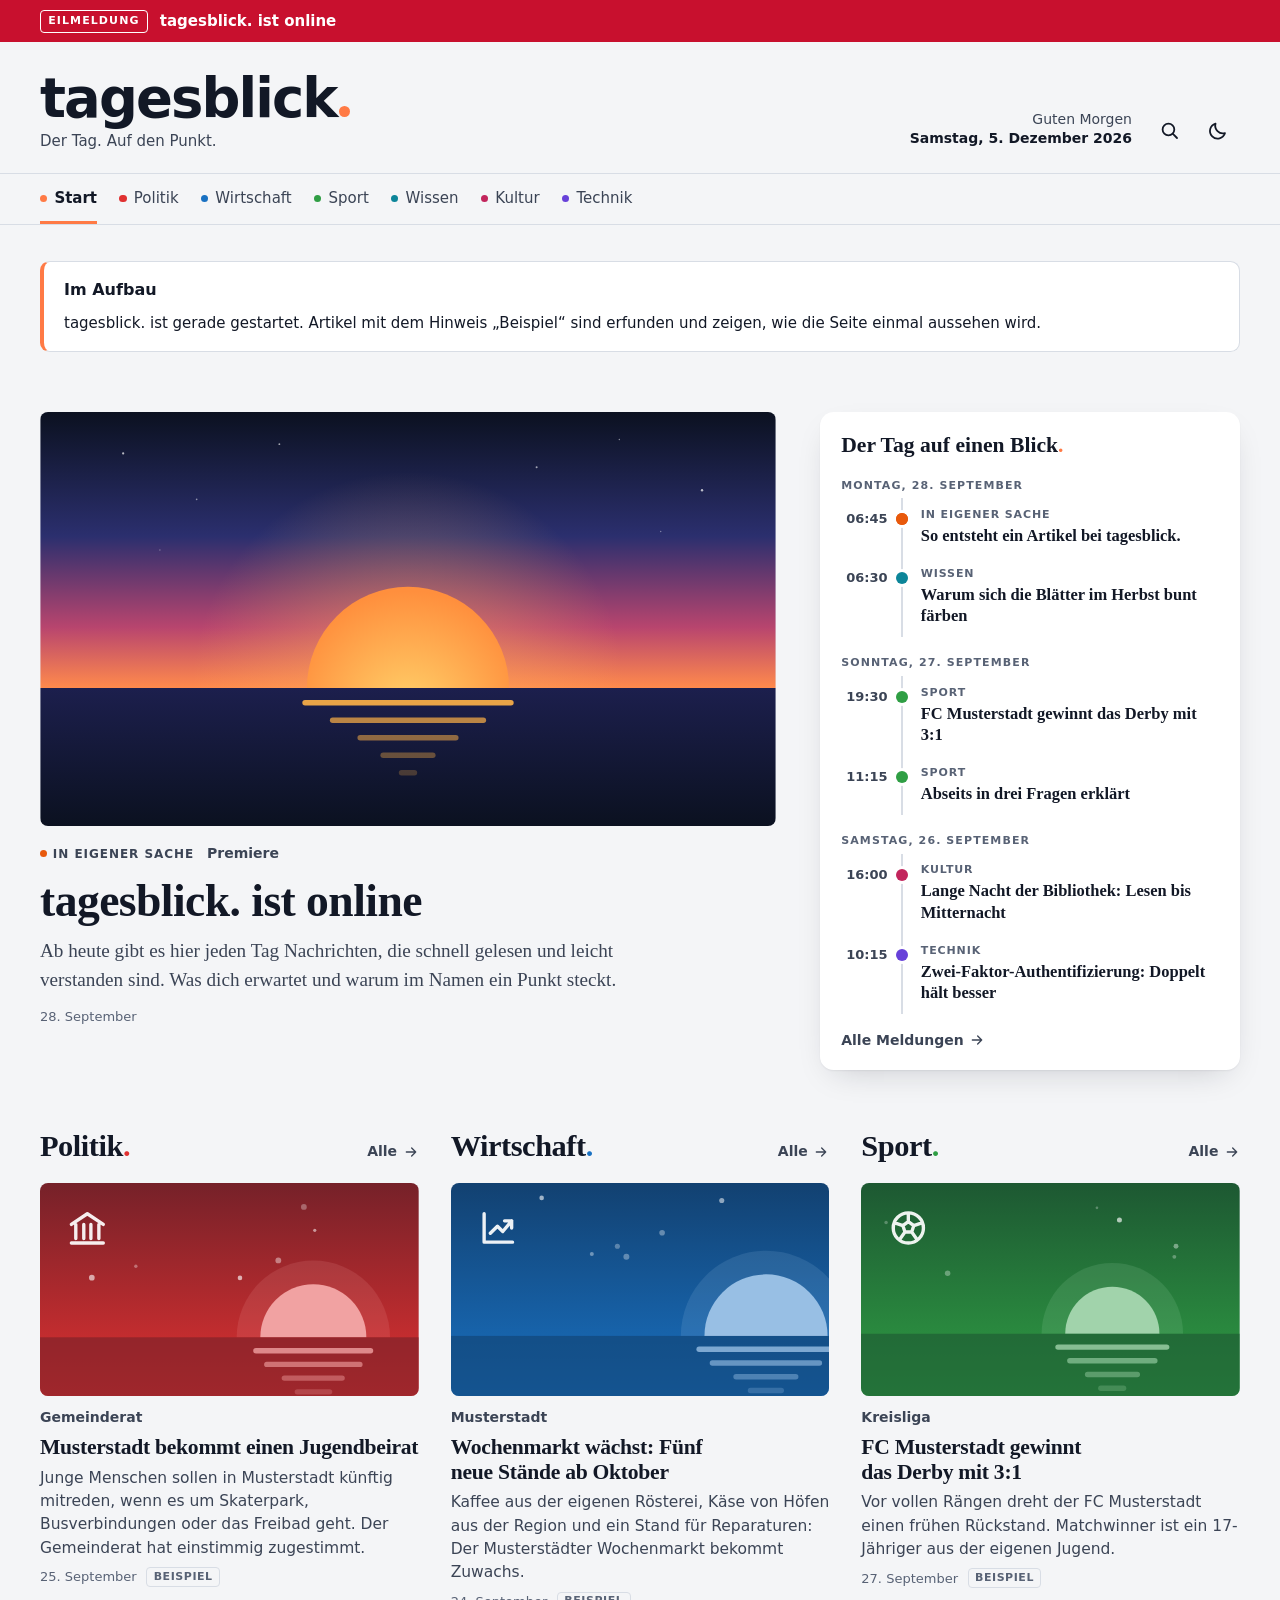
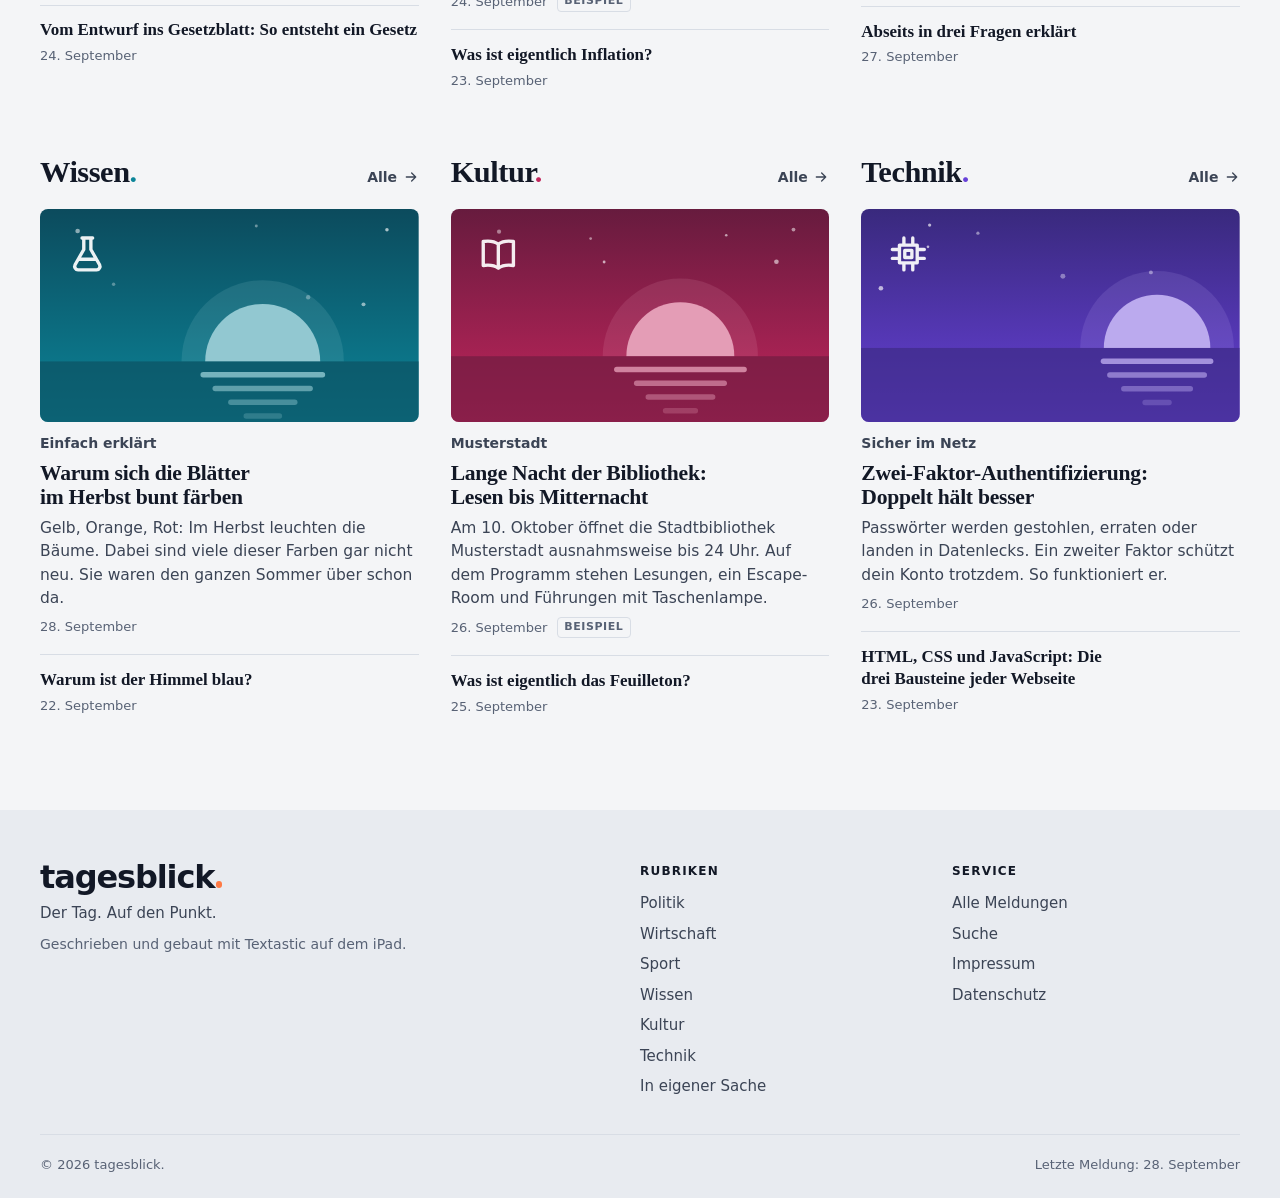
<file: index.html>
<!doctype html>
<html lang="de">
<head>
<meta charset="utf-8">
<meta name="viewport" content="width=device-width, initial-scale=1">
<title>tagesblick.</title>
<meta name="description" content="Nachrichten aus Musterstadt und der Welt – kurz, klar und verständlich.">
<meta name="theme-color" content="#f4f5f7" media="(prefers-color-scheme: light)">
<meta name="theme-color" content="#0b1120" media="(prefers-color-scheme: dark)">
<link rel="icon" href="bilder/favicon.svg" type="image/svg+xml">
<link rel="apple-touch-icon" href="bilder/apple-touch-icon.png">
<link rel="stylesheet" href="css/style.css">
<!--
  Startseite von tagesblick.
  Diese Datei musst du normalerweise nicht ändern. Deine Artikel stehen in
  inhalt/artikel.js, Name und Rubriken in inhalt/einstellungen.js.
-->
<script>try{var d=localStorage.getItem("tagesblick-design");if(d==="dark"||d==="light")document.documentElement.setAttribute("data-theme",d)}catch(e){}</script>
<script defer src="js/app.js"></script>
<script defer src="inhalt/einstellungen.js"></script>
<script defer src="inhalt/artikel.js"></script>
</head>
<body data-seite="start">
<a class="skip" href="#tb-inhalt">Zum Inhalt springen</a>
<div id="tb-kopf"></div>
<nav id="tb-navi" class="navi" aria-label="Rubriken"></nav>
<main id="tb-inhalt">
  <noscript><div class="wrap"><p class="hinweis">Bitte schalte JavaScript ein, damit hier die Nachrichten erscheinen.</p></div></noscript>
</main>
<footer id="tb-fuss" class="fuss"></footer>
</body>
</html>
</file>
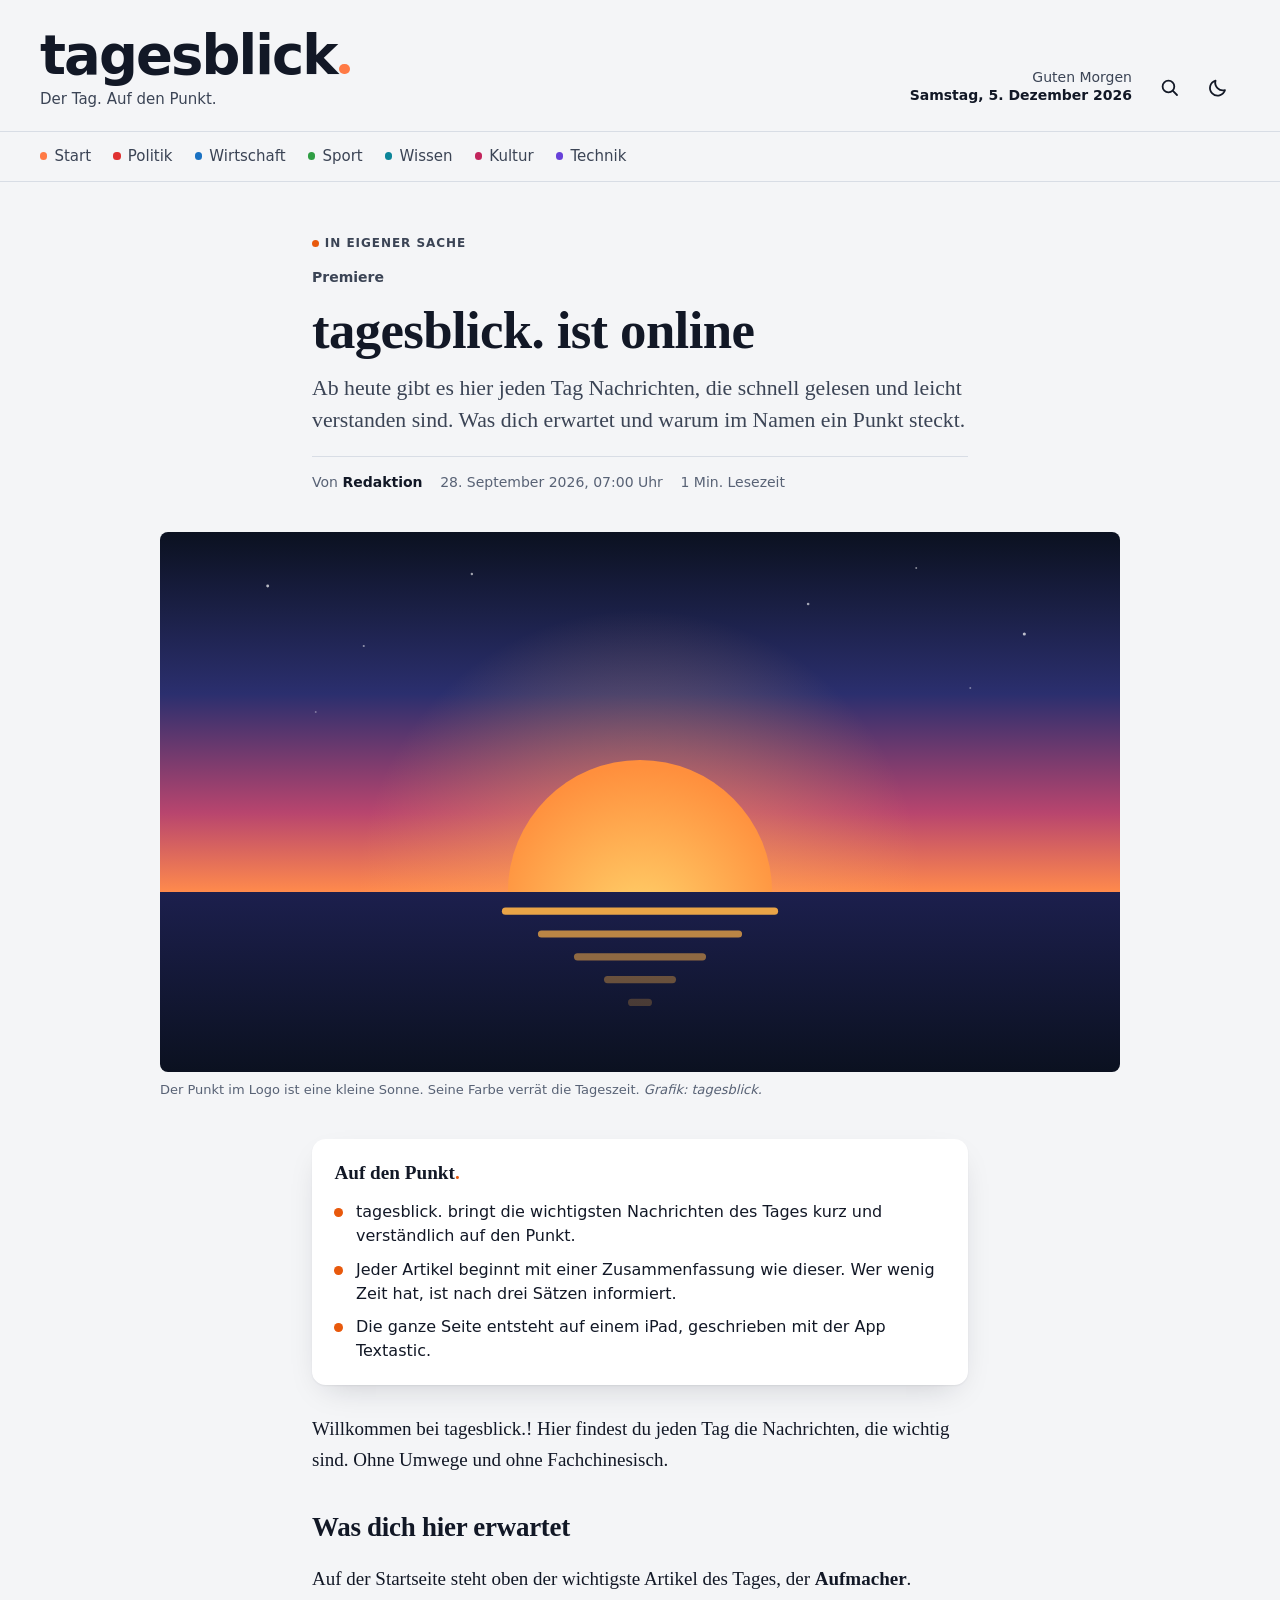
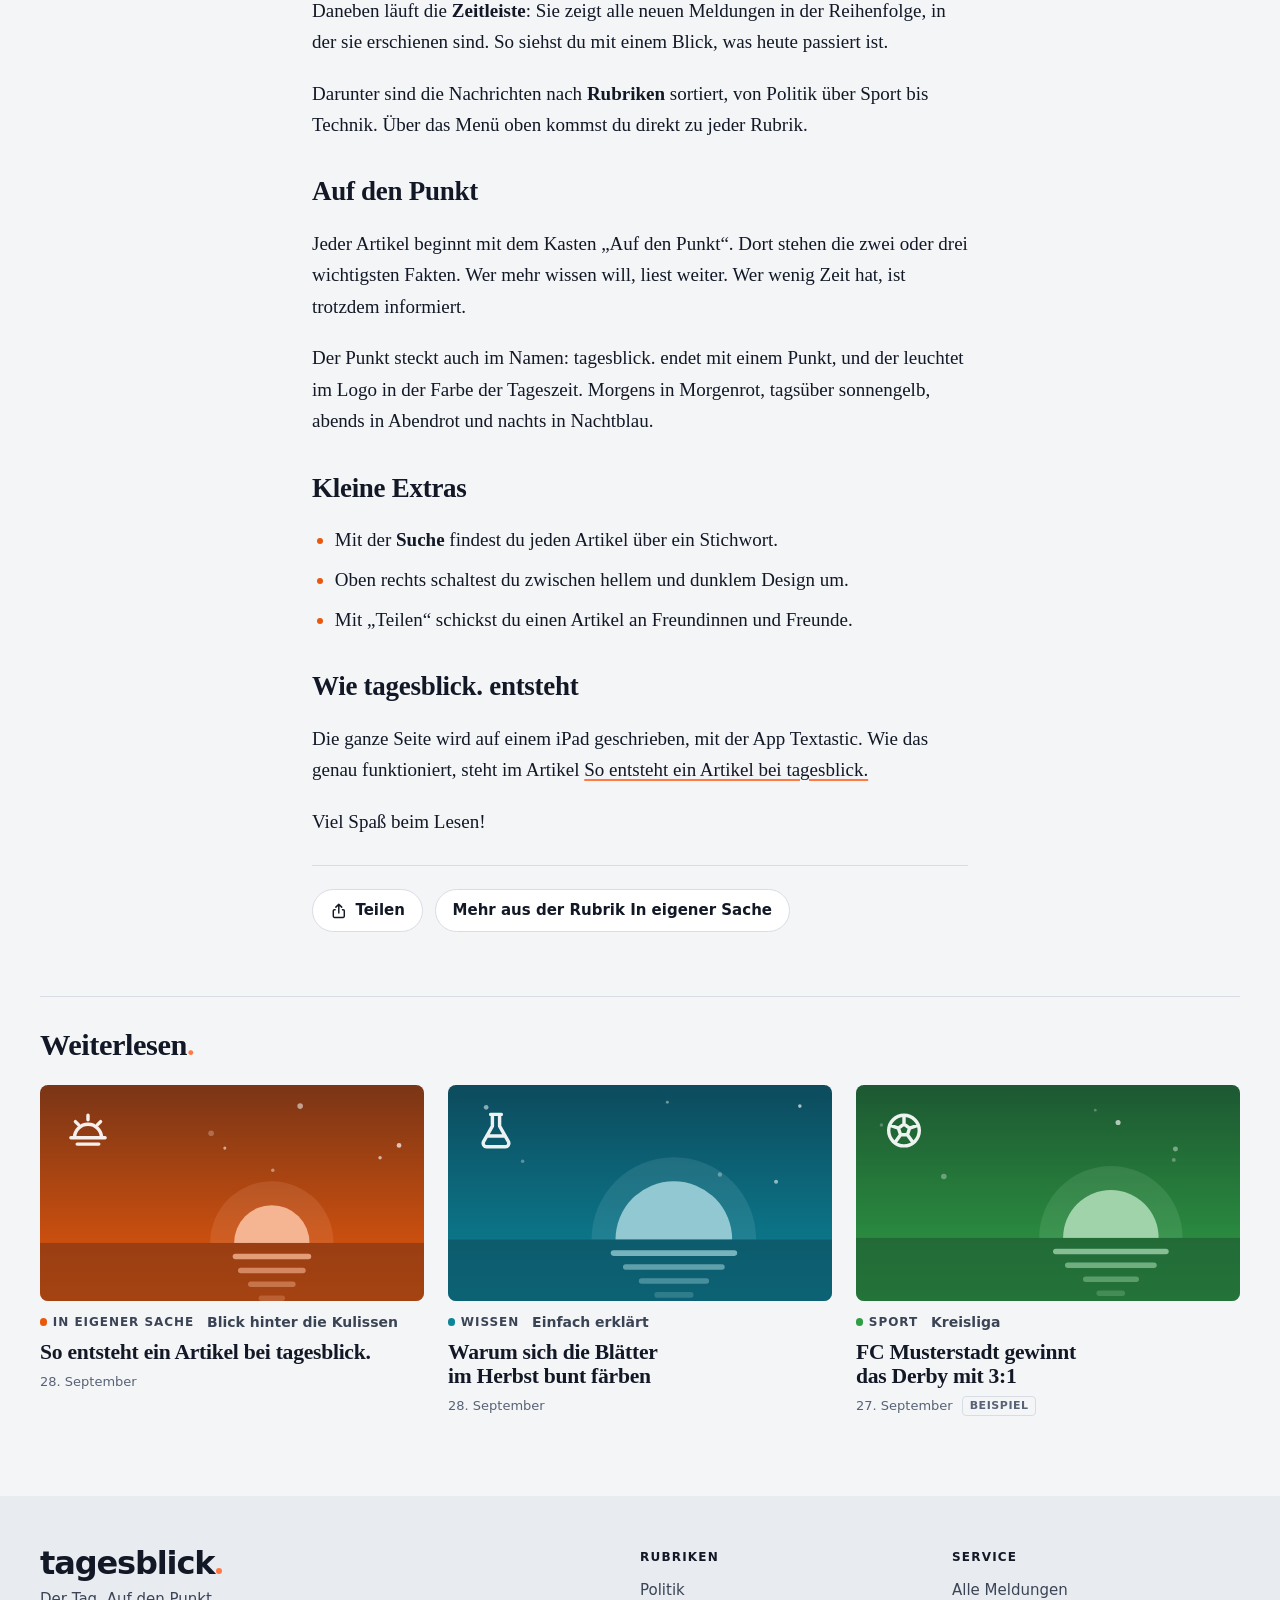
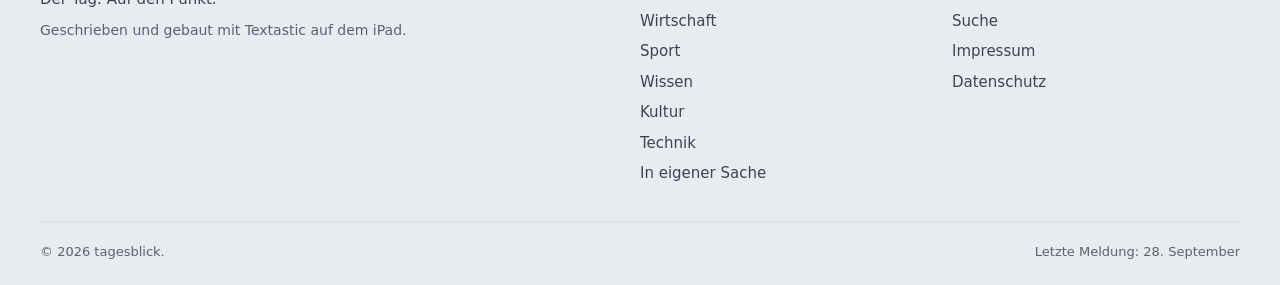
<file: artikel.html>
<!doctype html>
<html lang="de">
<head>
<meta charset="utf-8">
<meta name="viewport" content="width=device-width, initial-scale=1">
<title>tagesblick.</title>
<meta name="description" content="Nachrichten aus Musterstadt und der Welt – kurz, klar und verständlich.">
<meta name="theme-color" content="#f4f5f7" media="(prefers-color-scheme: light)">
<meta name="theme-color" content="#0b1120" media="(prefers-color-scheme: dark)">
<link rel="icon" href="bilder/favicon.svg" type="image/svg+xml">
<link rel="apple-touch-icon" href="bilder/apple-touch-icon.png">
<link rel="stylesheet" href="css/style.css">
<!--
  Zeigt einen einzelnen Artikel an: artikel.html#artikel-id
  Diese Datei musst du normalerweise nicht ändern.
-->
<script>try{var d=localStorage.getItem("tagesblick-design");if(d==="dark"||d==="light")document.documentElement.setAttribute("data-theme",d)}catch(e){}</script>
<script defer src="js/app.js"></script>
<script defer src="inhalt/einstellungen.js"></script>
<script defer src="inhalt/artikel.js"></script>
</head>
<body data-seite="artikel">
<a class="skip" href="#tb-inhalt">Zum Inhalt springen</a>
<div id="tb-kopf"></div>
<nav id="tb-navi" class="navi" aria-label="Rubriken"></nav>
<main id="tb-inhalt">
  <noscript><div class="wrap"><p class="hinweis">Bitte schalte JavaScript ein, damit hier der Artikel erscheint.</p></div></noscript>
</main>
<footer id="tb-fuss" class="fuss"></footer>
</body>
</html>
</file>
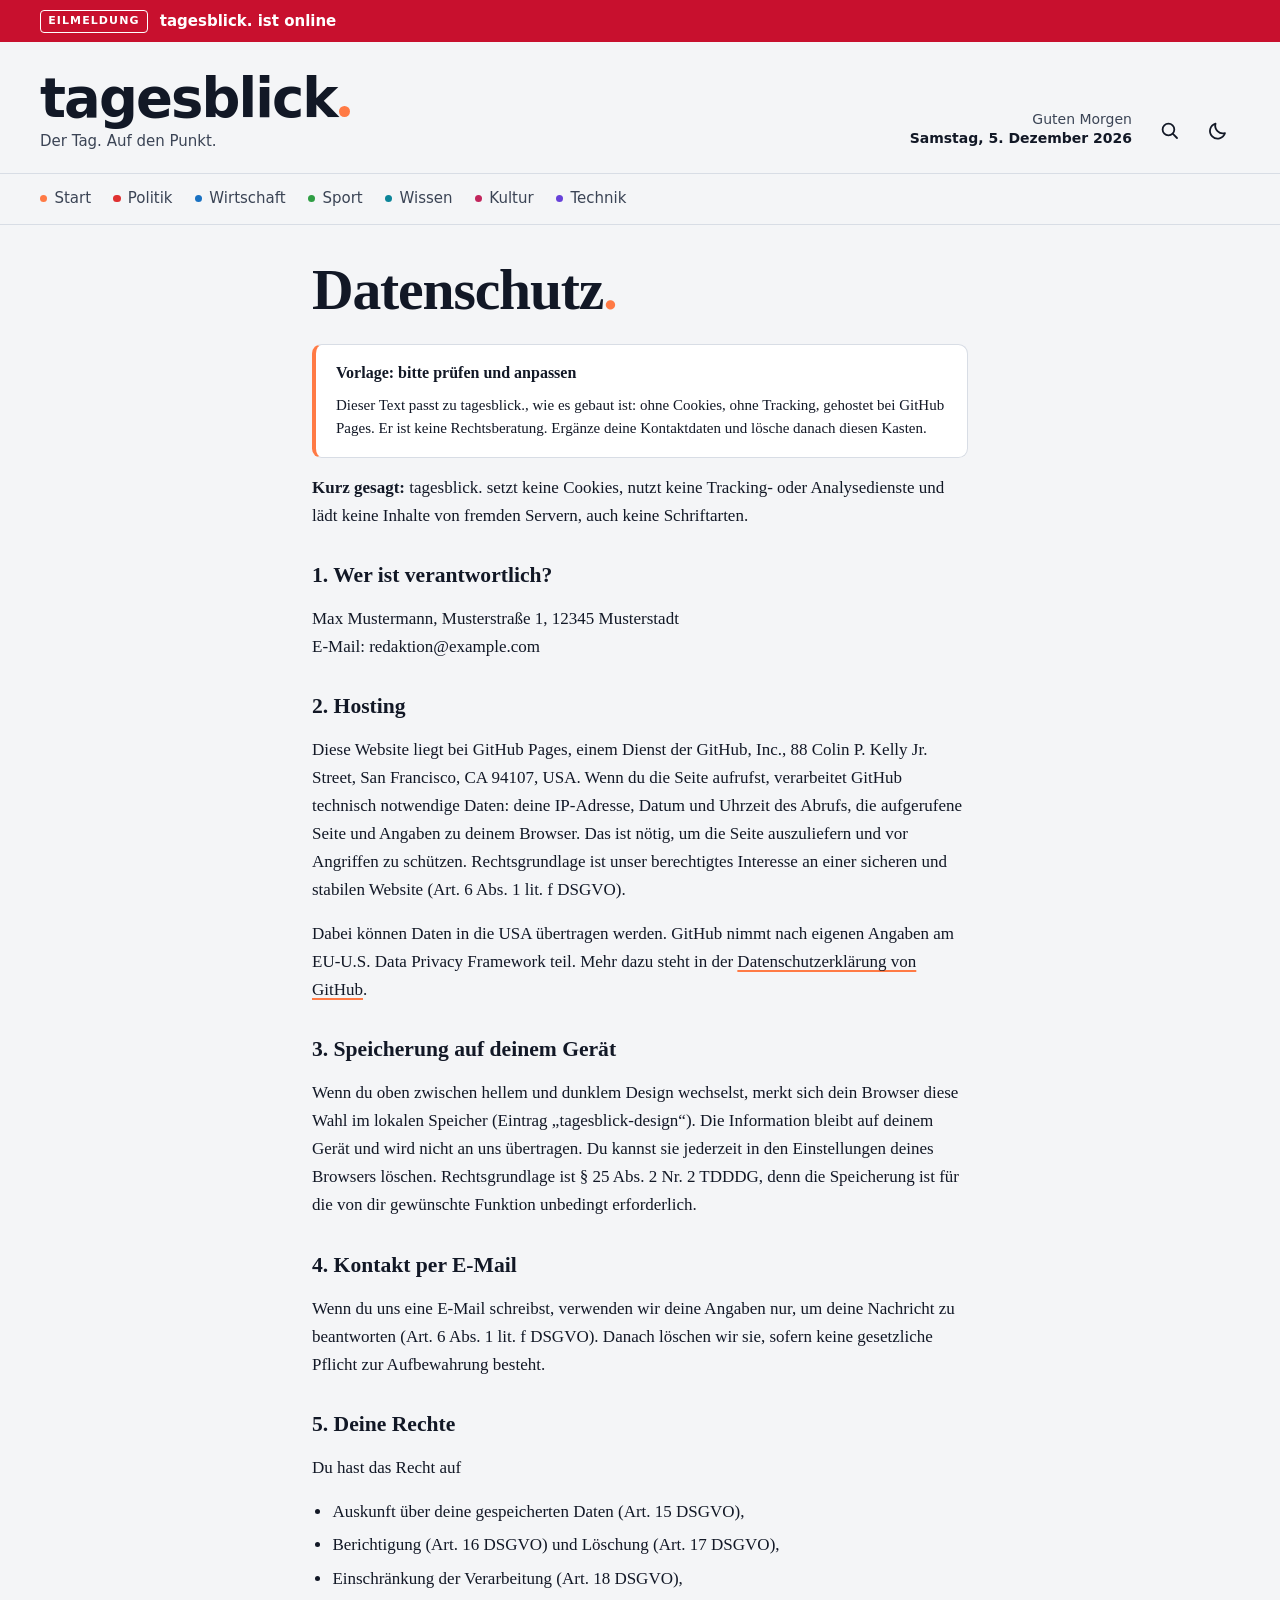
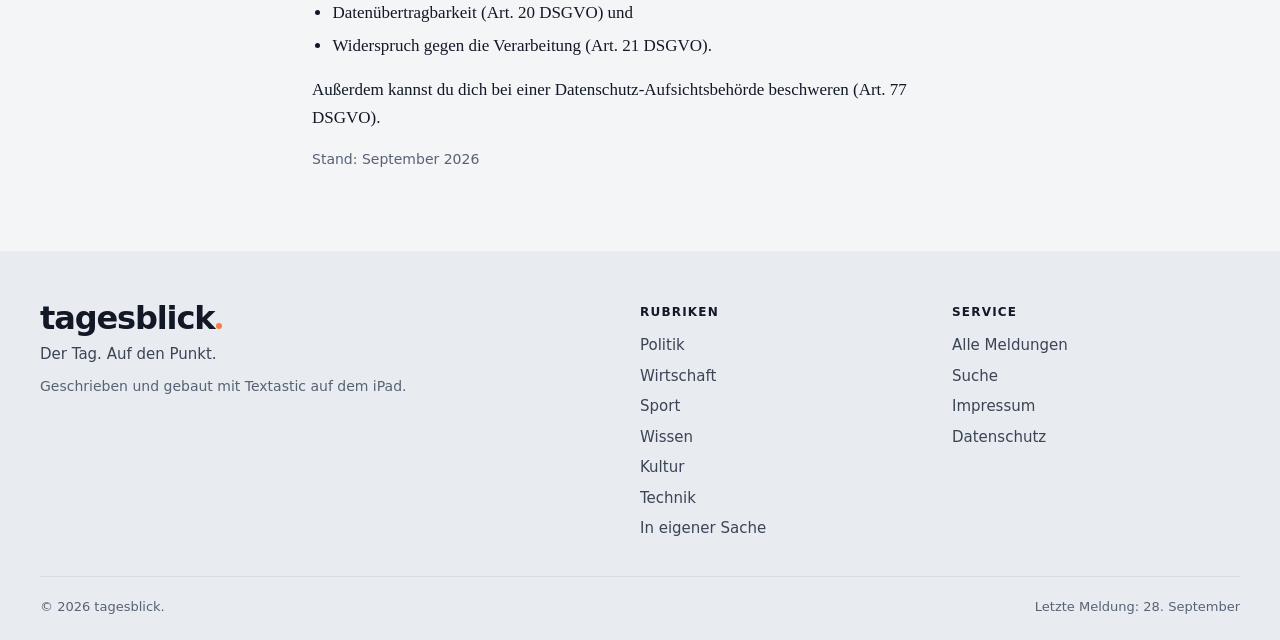
<file: datenschutz.html>
<!doctype html>
<html lang="de">
<head>
<meta charset="utf-8">
<meta name="viewport" content="width=device-width, initial-scale=1">
<title>Datenschutz – tagesblick.</title>
<meta name="description" content="Datenschutzerklärung von tagesblick.">
<meta name="theme-color" content="#f4f5f7" media="(prefers-color-scheme: light)">
<meta name="theme-color" content="#0b1120" media="(prefers-color-scheme: dark)">
<link rel="icon" href="bilder/favicon.svg" type="image/svg+xml">
<link rel="apple-touch-icon" href="bilder/apple-touch-icon.png">
<link rel="stylesheet" href="css/style.css">
<script>try{var d=localStorage.getItem("tagesblick-design");if(d==="dark"||d==="light")document.documentElement.setAttribute("data-theme",d)}catch(e){}</script>
<script defer src="js/app.js"></script>
<script defer src="inhalt/einstellungen.js"></script>
<script defer src="inhalt/artikel.js"></script>
</head>
<body data-seite="text">
<a class="skip" href="#tb-inhalt">Zum Inhalt springen</a>
<div id="tb-kopf"></div>
<nav id="tb-navi" class="navi" aria-label="Rubriken"></nav>
<main id="tb-inhalt">
  <div class="wrap">
    <article class="seite-text">
      <h1 class="seitentitel">Datenschutz<span class="schlusspunkt">.</span></h1>

      <!-- VORLAGE: Prüfe die Angaben, passe sie an und lösche danach den
           folgenden Kasten. -->
      <div class="hinweis">
        <p class="hinweis-titel">Vorlage: bitte prüfen und anpassen</p>
        <p>Dieser Text passt zu tagesblick., wie es gebaut ist: ohne Cookies, ohne Tracking, gehostet bei GitHub Pages. Er ist keine Rechtsberatung. Ergänze deine Kontaktdaten und lösche danach diesen Kasten.</p>
      </div>

      <p><strong>Kurz gesagt:</strong> tagesblick. setzt keine Cookies, nutzt keine Tracking- oder Analysedienste und lädt keine Inhalte von fremden Servern, auch keine Schriftarten.</p>

      <h2>1. Wer ist verantwortlich?</h2>
      <p>Max Mustermann, Musterstraße 1, 12345 Musterstadt<br>E-Mail: redaktion@example.com</p>

      <h2>2. Hosting</h2>
      <p>Diese Website liegt bei GitHub Pages, einem Dienst der GitHub, Inc., 88 Colin P. Kelly Jr. Street, San Francisco, CA 94107, USA. Wenn du die Seite aufrufst, verarbeitet GitHub technisch notwendige Daten: deine IP-Adresse, Datum und Uhrzeit des Abrufs, die aufgerufene Seite und Angaben zu deinem Browser. Das ist nötig, um die Seite auszuliefern und vor Angriffen zu schützen. Rechtsgrundlage ist unser berechtigtes Interesse an einer sicheren und stabilen Website (Art. 6 Abs. 1 lit. f DSGVO).</p>
      <p>Dabei können Daten in die USA übertragen werden. GitHub nimmt nach eigenen Angaben am EU-U.S. Data Privacy Framework teil. Mehr dazu steht in der <a href="https://docs.github.com/de/site-policy/privacy-policies/github-general-privacy-statement" target="_blank" rel="noopener">Datenschutzerklärung von GitHub</a>.</p>

      <h2>3. Speicherung auf deinem Gerät</h2>
      <p>Wenn du oben zwischen hellem und dunklem Design wechselst, merkt sich dein Browser diese Wahl im lokalen Speicher (Eintrag „tagesblick-design“). Die Information bleibt auf deinem Gerät und wird nicht an uns übertragen. Du kannst sie jederzeit in den Einstellungen deines Browsers löschen. Rechtsgrundlage ist § 25 Abs. 2 Nr. 2 TDDDG, denn die Speicherung ist für die von dir gewünschte Funktion unbedingt erforderlich.</p>

      <h2>4. Kontakt per E-Mail</h2>
      <p>Wenn du uns eine E-Mail schreibst, verwenden wir deine Angaben nur, um deine Nachricht zu beantworten (Art. 6 Abs. 1 lit. f DSGVO). Danach löschen wir sie, sofern keine gesetzliche Pflicht zur Aufbewahrung besteht.</p>

      <h2>5. Deine Rechte</h2>
      <p>Du hast das Recht auf</p>
      <ul>
        <li>Auskunft über deine gespeicherten Daten (Art. 15 DSGVO),</li>
        <li>Berichtigung (Art. 16 DSGVO) und Löschung (Art. 17 DSGVO),</li>
        <li>Einschränkung der Verarbeitung (Art. 18 DSGVO),</li>
        <li>Datenübertragbarkeit (Art. 20 DSGVO) und</li>
        <li>Widerspruch gegen die Verarbeitung (Art. 21 DSGVO).</li>
      </ul>
      <p>Außerdem kannst du dich bei einer Datenschutz-Aufsichtsbehörde beschweren (Art. 77 DSGVO).</p>

      <p class="klein">Stand: September 2026</p>
    </article>
  </div>
</main>
<footer id="tb-fuss" class="fuss"></footer>
</body>
</html>
</file>
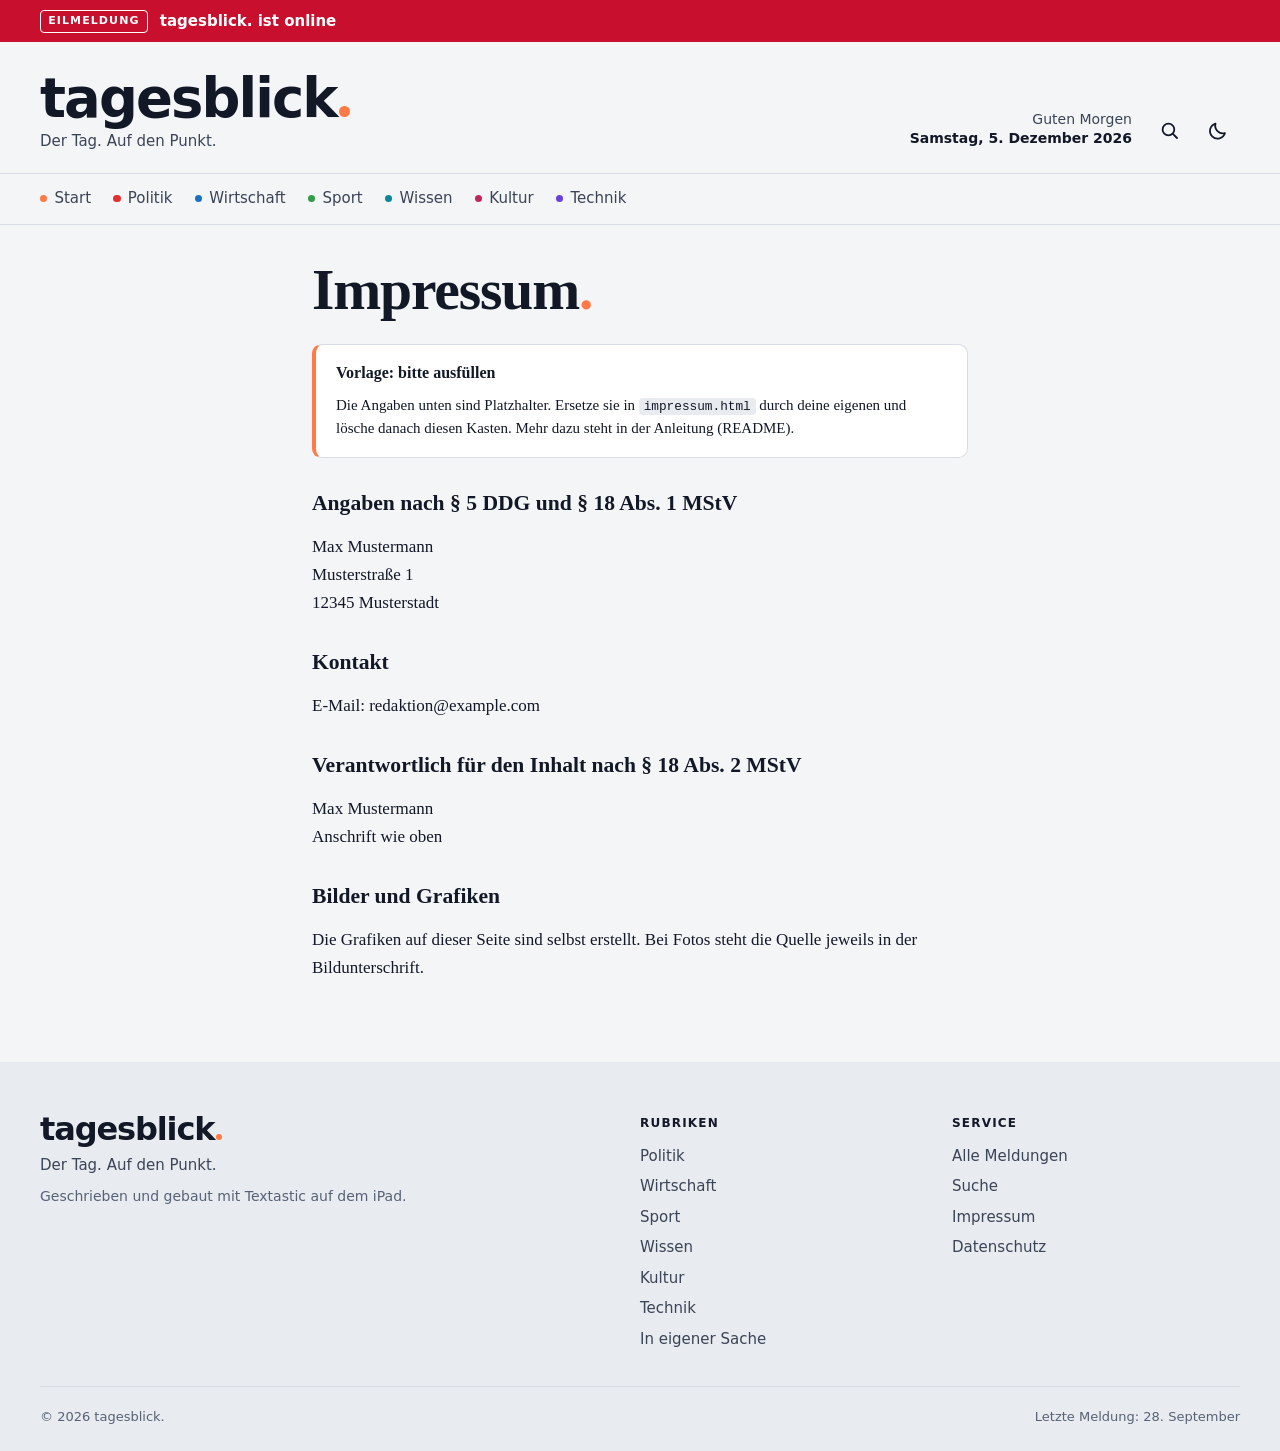
<file: impressum.html>
<!doctype html>
<html lang="de">
<head>
<meta charset="utf-8">
<meta name="viewport" content="width=device-width, initial-scale=1">
<title>Impressum – tagesblick.</title>
<meta name="description" content="Impressum von tagesblick.">
<meta name="theme-color" content="#f4f5f7" media="(prefers-color-scheme: light)">
<meta name="theme-color" content="#0b1120" media="(prefers-color-scheme: dark)">
<link rel="icon" href="bilder/favicon.svg" type="image/svg+xml">
<link rel="apple-touch-icon" href="bilder/apple-touch-icon.png">
<link rel="stylesheet" href="css/style.css">
<script>try{var d=localStorage.getItem("tagesblick-design");if(d==="dark"||d==="light")document.documentElement.setAttribute("data-theme",d)}catch(e){}</script>
<script defer src="js/app.js"></script>
<script defer src="inhalt/einstellungen.js"></script>
<script defer src="inhalt/artikel.js"></script>
</head>
<body data-seite="text">
<a class="skip" href="#tb-inhalt">Zum Inhalt springen</a>
<div id="tb-kopf"></div>
<nav id="tb-navi" class="navi" aria-label="Rubriken"></nav>
<main id="tb-inhalt">
  <div class="wrap">
    <article class="seite-text">
      <h1 class="seitentitel">Impressum<span class="schlusspunkt">.</span></h1>

      <!-- VORLAGE: Ersetze die Platzhalter durch deine Angaben und lösche
           danach den folgenden Kasten (von <div class="hinweis"> bis </div>). -->
      <div class="hinweis">
        <p class="hinweis-titel">Vorlage: bitte ausfüllen</p>
        <p>Die Angaben unten sind Platzhalter. Ersetze sie in <code>impressum.html</code> durch deine eigenen und lösche danach diesen Kasten. Mehr dazu steht in der Anleitung (README).</p>
      </div>

      <h2>Angaben nach § 5 DDG und § 18 Abs. 1 MStV</h2>
      <p>Max Mustermann<br>Musterstraße 1<br>12345 Musterstadt</p>

      <h2>Kontakt</h2>
      <p>E-Mail: redaktion@example.com</p>

      <h2>Verantwortlich für den Inhalt nach § 18 Abs. 2 MStV</h2>
      <p>Max Mustermann<br>Anschrift wie oben</p>

      <h2>Bilder und Grafiken</h2>
      <p>Die Grafiken auf dieser Seite sind selbst erstellt. Bei Fotos steht die Quelle jeweils in der Bildunterschrift.</p>
    </article>
  </div>
</main>
<footer id="tb-fuss" class="fuss"></footer>
</body>
</html>
</file>
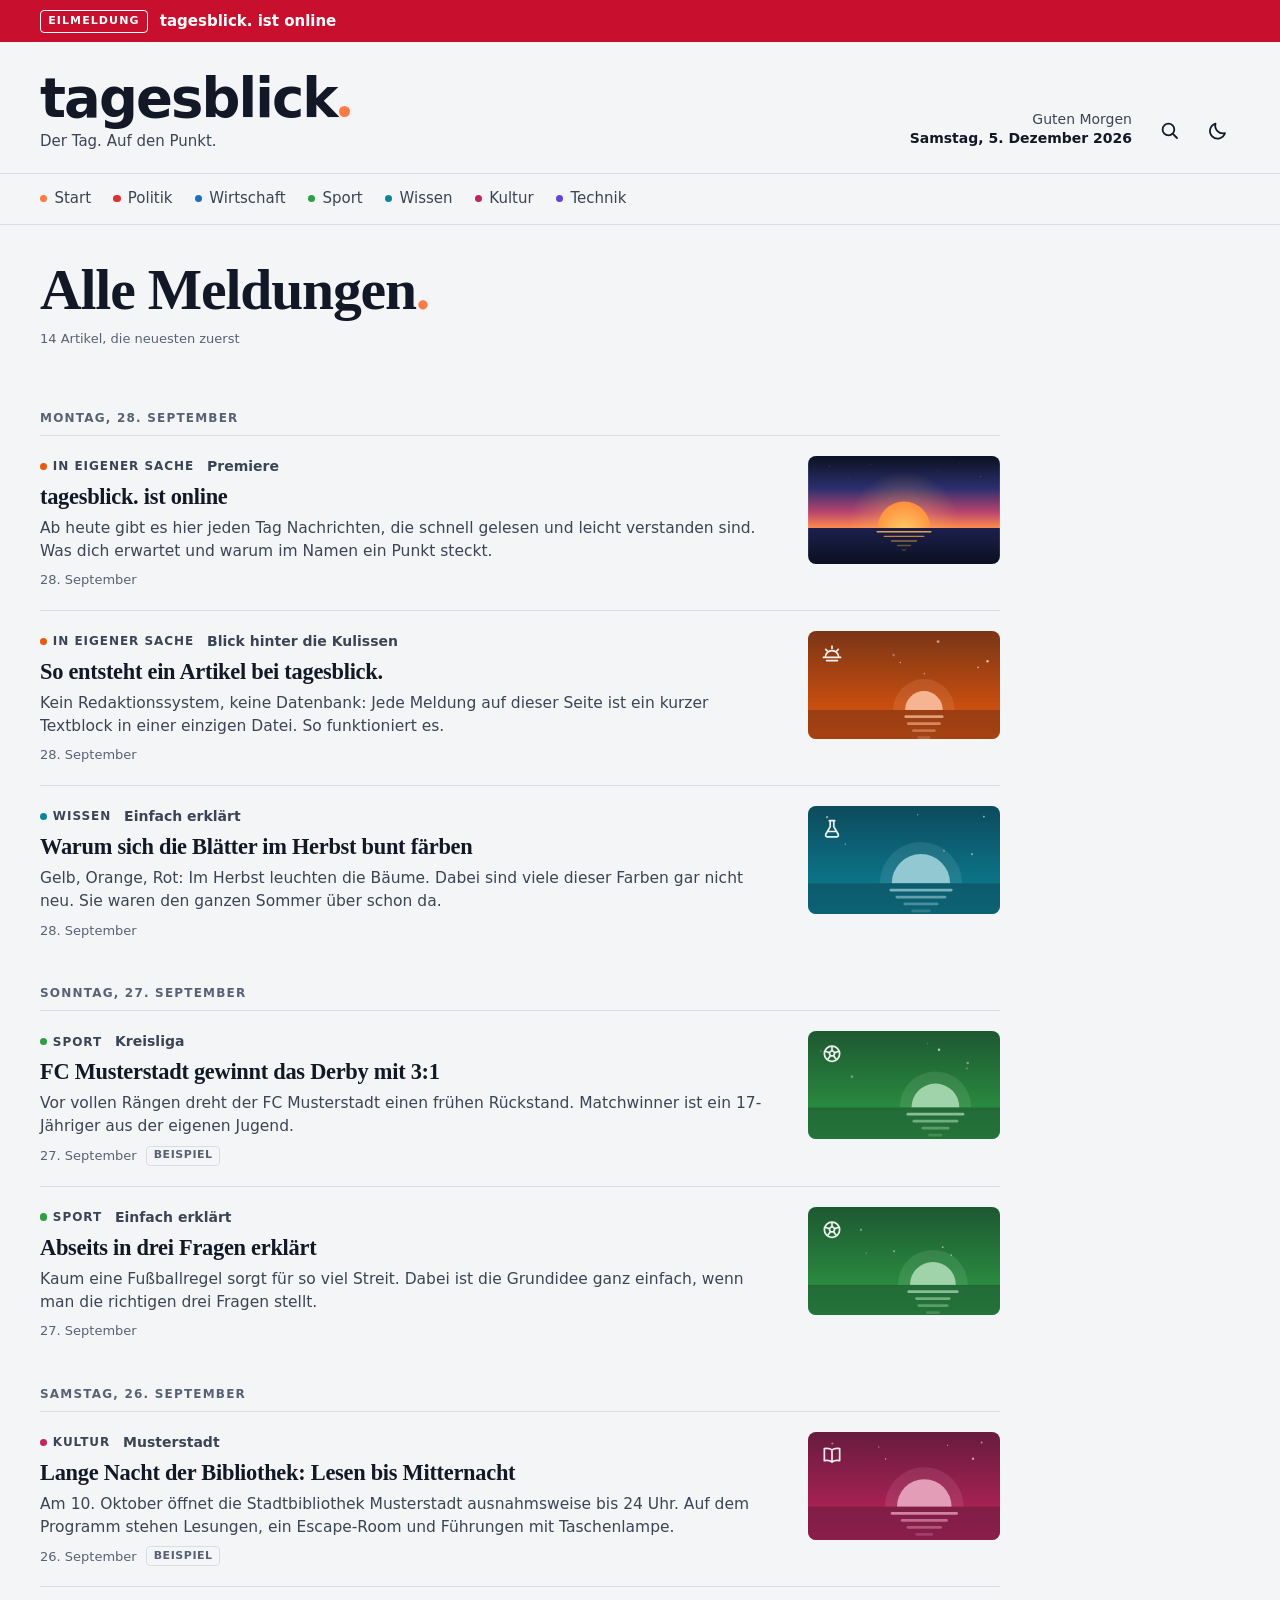
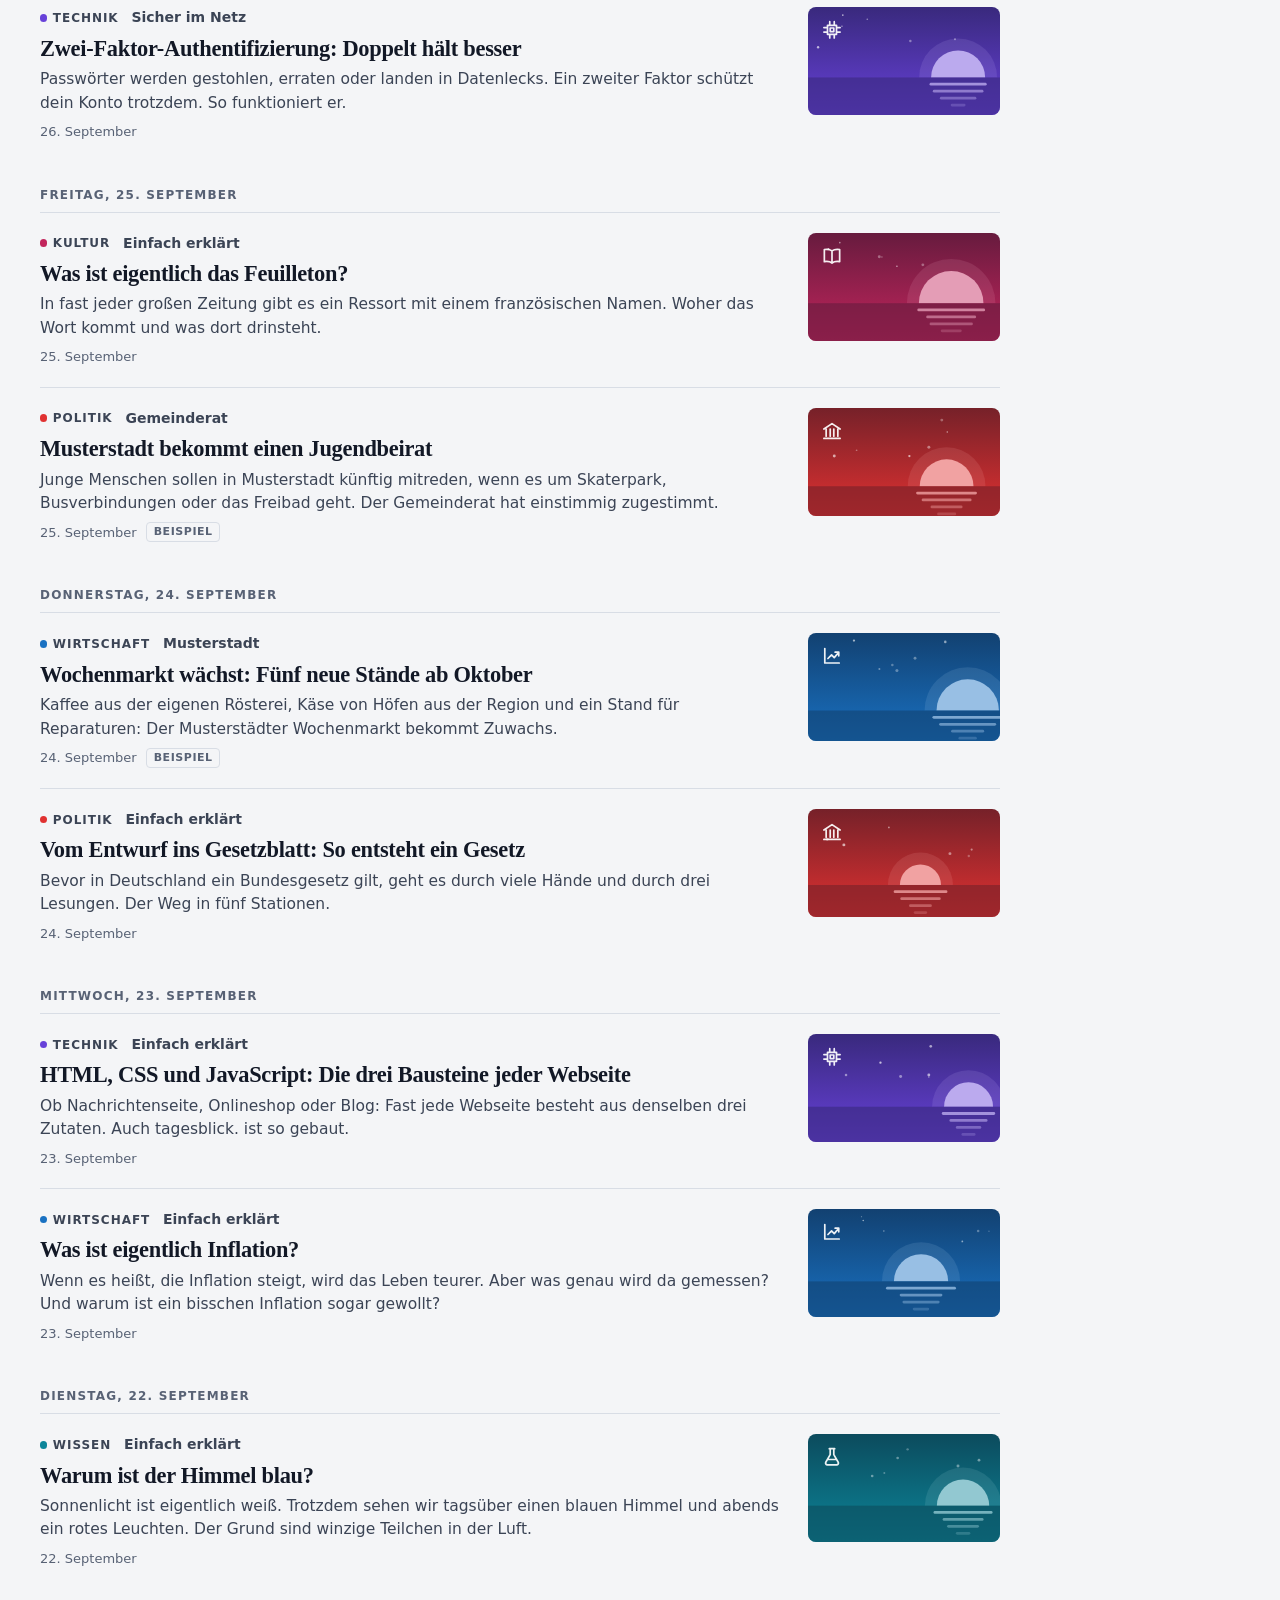
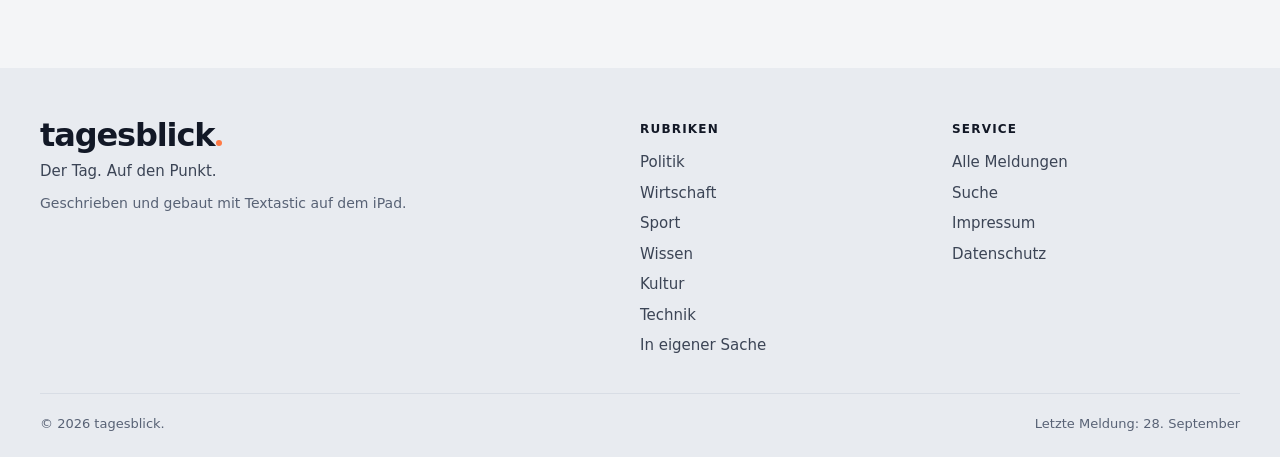
<file: rubrik.html>
<!doctype html>
<html lang="de">
<head>
<meta charset="utf-8">
<meta name="viewport" content="width=device-width, initial-scale=1">
<title>tagesblick.</title>
<meta name="description" content="Nachrichten aus Musterstadt und der Welt – kurz, klar und verständlich.">
<meta name="theme-color" content="#f4f5f7" media="(prefers-color-scheme: light)">
<meta name="theme-color" content="#0b1120" media="(prefers-color-scheme: dark)">
<link rel="icon" href="bilder/favicon.svg" type="image/svg+xml">
<link rel="apple-touch-icon" href="bilder/apple-touch-icon.png">
<link rel="stylesheet" href="css/style.css">
<!--
  Zeigt alle Artikel einer Rubrik: rubrik.html#sport
  Ohne Rubrik (nur rubrik.html) erscheinen alle Meldungen nach Tagen sortiert.
  Diese Datei musst du normalerweise nicht ändern.
-->
<script>try{var d=localStorage.getItem("tagesblick-design");if(d==="dark"||d==="light")document.documentElement.setAttribute("data-theme",d)}catch(e){}</script>
<script defer src="js/app.js"></script>
<script defer src="inhalt/einstellungen.js"></script>
<script defer src="inhalt/artikel.js"></script>
</head>
<body data-seite="rubrik">
<a class="skip" href="#tb-inhalt">Zum Inhalt springen</a>
<div id="tb-kopf"></div>
<nav id="tb-navi" class="navi" aria-label="Rubriken"></nav>
<main id="tb-inhalt">
  <noscript><div class="wrap"><p class="hinweis">Bitte schalte JavaScript ein, damit hier die Artikel erscheinen.</p></div></noscript>
</main>
<footer id="tb-fuss" class="fuss"></footer>
</body>
</html>
</file>
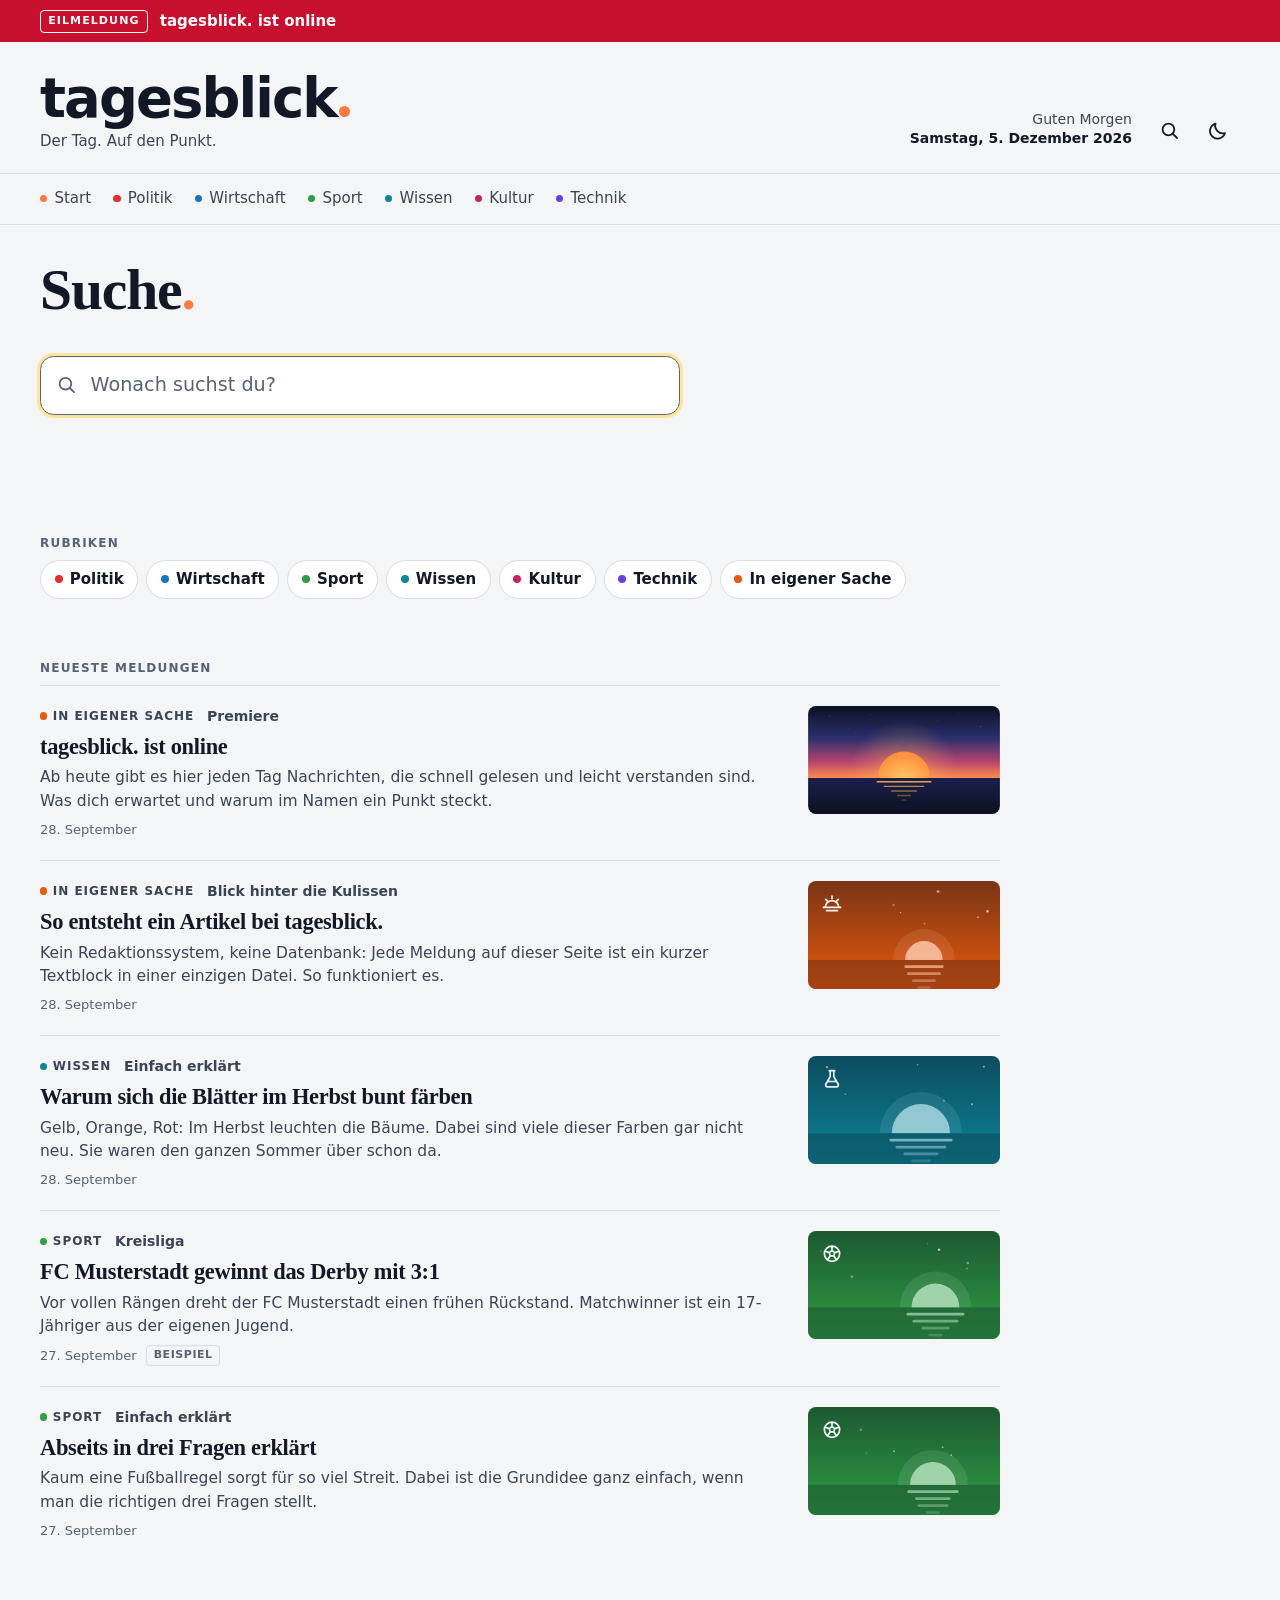
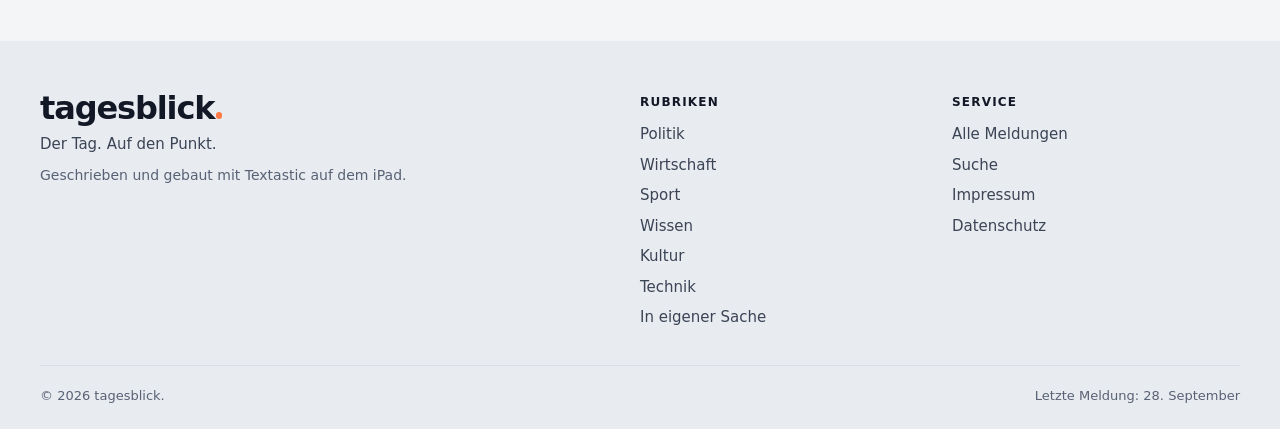
<file: suche.html>
<!doctype html>
<html lang="de">
<head>
<meta charset="utf-8">
<meta name="viewport" content="width=device-width, initial-scale=1">
<title>Suche – tagesblick.</title>
<meta name="description" content="Alle Artikel von tagesblick. durchsuchen.">
<meta name="theme-color" content="#f4f5f7" media="(prefers-color-scheme: light)">
<meta name="theme-color" content="#0b1120" media="(prefers-color-scheme: dark)">
<link rel="icon" href="bilder/favicon.svg" type="image/svg+xml">
<link rel="apple-touch-icon" href="bilder/apple-touch-icon.png">
<link rel="stylesheet" href="css/style.css">
<!--
  Suche über alle Artikel: suche.html#suchbegriff
  Diese Datei musst du normalerweise nicht ändern.
-->
<script>try{var d=localStorage.getItem("tagesblick-design");if(d==="dark"||d==="light")document.documentElement.setAttribute("data-theme",d)}catch(e){}</script>
<script defer src="js/app.js"></script>
<script defer src="inhalt/einstellungen.js"></script>
<script defer src="inhalt/artikel.js"></script>
</head>
<body data-seite="suche">
<a class="skip" href="#tb-inhalt">Zum Inhalt springen</a>
<div id="tb-kopf"></div>
<nav id="tb-navi" class="navi" aria-label="Rubriken"></nav>
<main id="tb-inhalt">
  <noscript><div class="wrap"><p class="hinweis">Die Suche funktioniert nur mit eingeschaltetem JavaScript.</p></div></noscript>
</main>
<footer id="tb-fuss" class="fuss"></footer>
</body>
</html>
</file>
<file: css/style.css>
/* =====================================================================
   tagesblick.  ·  Aussehen
   ---------------------------------------------------------------------
   Idee: Ein Nachrichtentag als Zeitleiste. Viel Luft, klare Schrift
   und der Punkt aus dem Namen als wiederkehrendes Zeichen.

   Farben, Schriften und Maße stehen gesammelt ganz oben (:root).
   Änderst du dort etwas, passt sich die ganze Seite an.

    1. Farben & Schriften
    2. Grundlagen
    3. Kopf, Eilmeldung & Menü
    4. Wiederkehrende Bausteine
    5. Startseite
    6. Artikel
    7. Listen, Rubriken & Suche
    8. Hinweise
    9. Fußbereich
   10. Druck
   ===================================================================== */


/* ---------- 1. Farben & Schriften ----------------------------------- */

:root {
  /* Helles Design („Tag“) */
  --grund:       #f4f5f7;                    /* Hintergrund der Seite */
  --grund-glas:  rgba(244, 245, 247, .94);   /* Menüleiste beim Scrollen */
  --flaeche:     #ffffff;                    /* Kästen */
  --flaeche-2:   #e8ebf0;                    /* Fußbereich, leichte Flächen */
  --tinte:       #121826;                    /* Haupttext */
  --tinte-2:     #3b4455;                    /* Nebentext */
  --tinte-3:     #586275;                    /* leise Angaben wie Uhrzeiten */
  --linie:       #d8dde5;                    /* Trennlinien */
  --markierung:  #ffe49a;                    /* Suchtreffer */
  --eil:         #c8102e;                    /* Eilmeldung */
  --auf-eil:     #ffffff;                    /* Schrift auf der Eilmeldung */
  --schatten:    0 1px 2px rgba(18, 24, 38, .06), 0 12px 32px -14px rgba(18, 24, 38, .22);

  /* Der Punkt im Logo. Seine Farbe wechselt mit der Tageszeit (siehe unten). */
  --punkt:       #f5a300;

  /* Schriften: nur Systemschriften. Das ist schnell, und es werden
     keine Daten an fremde Server geschickt. Auf dem iPad erscheinen
     „New York“ (Titel & Text) und „SF Pro Rounded“ (Logo). */
  --schrift-titel: ui-serif, "Iowan Old Style", "Palatino Linotype", Georgia, "Times New Roman", serif;
  --schrift-text:  ui-serif, "Iowan Old Style", "Palatino Linotype", Georgia, "Times New Roman", serif;
  --schrift-ui:    system-ui, -apple-system, "Segoe UI", Roboto, "Helvetica Neue", Arial, sans-serif;
  --schrift-marke: ui-rounded, "SF Pro Rounded", system-ui, -apple-system, "Segoe UI", Roboto, sans-serif;
  --schrift-code:  ui-monospace, "SF Mono", Menlo, Consolas, monospace;

  /* Maße */
  --breite:     76rem;                       /* größte Breite des Inhalts */
  --lesebreite: 41rem;                       /* Breite des Artikeltextes */
  --rand:       clamp(1rem, 4vw, 2.5rem);    /* Abstand zum Bildschirmrand */
  --radius:     .5rem;

  color-scheme: light;
}

/* Dunkles Design („Nacht“): gilt, wenn das Gerät dunkel eingestellt ist … */
@media (prefers-color-scheme: dark) {
  :root:not([data-theme="light"]) {
    --grund:      #0b1120;
    --grund-glas: rgba(11, 17, 32, .94);
    --flaeche:    #131b2e;
    --flaeche-2:  #19233a;
    --tinte:      #e9edf5;
    --tinte-2:    #b8c1d1;
    --tinte-3:    #95a0b5;
    --linie:      #27334c;
    --markierung: #5a440f;
    --schatten:   0 1px 2px rgba(0, 0, 0, .3), 0 14px 34px -14px rgba(0, 0, 0, .7);
    color-scheme: dark;
  }
}

/* … oder wenn jemand oben auf den Mond tippt (dieselben Werte wie oben) */
:root[data-theme="dark"] {
  --grund:      #0b1120;
  --grund-glas: rgba(11, 17, 32, .94);
  --flaeche:    #131b2e;
  --flaeche-2:  #19233a;
  --tinte:      #e9edf5;
  --tinte-2:    #b8c1d1;
  --tinte-3:    #95a0b5;
  --linie:      #27334c;
  --markierung: #5a440f;
  --schatten:   0 1px 2px rgba(0, 0, 0, .3), 0 14px 34px -14px rgba(0, 0, 0, .7);
  color-scheme: dark;
}

/* Farbe des Punkts je nach Tageszeit */
:root[data-tageszeit="morgen"] { --punkt: #ff7a45; }  /* Morgenrot   5–11 Uhr */
:root[data-tageszeit="tag"]    { --punkt: #f5a300; }  /* Sonnengelb 11–17 Uhr */
:root[data-tageszeit="abend"]  { --punkt: #ec4d6e; }  /* Abendrot   17–23 Uhr */
:root[data-tageszeit="nacht"]  { --punkt: #7b8cff; }  /* Nachtblau  23–5 Uhr  */


/* ---------- 2. Grundlagen ------------------------------------------- */

*, *::before, *::after { box-sizing: border-box; }

html {
  -webkit-text-size-adjust: 100%;
  text-size-adjust: 100%;
}

body {
  margin: 0;
  min-height: 100vh;
  display: flex;
  flex-direction: column;
  background: var(--grund);
  color: var(--tinte);
  font-family: var(--schrift-ui);
  font-size: 1rem;
  line-height: 1.5;
  -webkit-font-smoothing: antialiased;
}

main { flex: 1 0 auto; display: block; padding-block: clamp(1.25rem, 3vw, 2.25rem) clamp(3rem, 7vw, 5rem); }
main:focus { outline: none; }

h1, h2, h3, p, ul, ol, figure, blockquote { margin: 0; }
img, svg { display: block; max-width: 100%; }
a { color: inherit; }
button, input { font: inherit; color: inherit; }
[hidden] { display: none !important; }

:focus-visible { outline: 2px solid var(--tinte); outline-offset: 3px; border-radius: 2px; }

::selection { background: var(--markierung); color: var(--tinte); }

.wrap {
  width: 100%;
  max-width: calc(var(--breite) + 2 * var(--rand));
  margin-inline: auto;
  padding-inline: var(--rand);
}

/* Nur für Screenreader sichtbar */
.sr {
  position: absolute; width: 1px; height: 1px; margin: -1px; padding: 0;
  overflow: hidden; clip: rect(0 0 0 0); white-space: nowrap; border: 0;
}

.skip {
  position: absolute; left: -999px; top: .75rem; z-index: 100;
  padding: .6rem 1rem; border-radius: 999px;
  background: var(--tinte); color: var(--grund); font-weight: 600; text-decoration: none;
}
.skip:focus { left: .75rem; }

/* Titel in der Schrift der Zeitung */
.titel {
  font-family: var(--schrift-titel);
  font-weight: 700;
  line-height: 1.14;
  letter-spacing: -.012em;
  text-wrap: balance;
  -webkit-hyphens: auto;
  hyphens: auto;
  overflow-wrap: break-word;
}
.titel a { text-decoration: none; }

/* Der farbige Schlusspunkt hinter Überschriften: Politik. Sport. */
.schlusspunkt { color: var(--rubrik, var(--punkt)); }


/* ---------- 3. Kopf, Eilmeldung & Menü ------------------------------ */

.eil { background: var(--eil); color: var(--auf-eil); }
.eil a {
  display: flex; align-items: center; gap: .75rem;
  padding-block: .6rem;
  text-decoration: none; font-weight: 600; font-size: .9375rem;
}
.eil-marke {
  flex: none;
  padding: .15rem .45rem;
  border: 1.5px solid currentColor; border-radius: .25rem;
  font-size: .6875rem; font-weight: 800; letter-spacing: .1em; text-transform: uppercase;
}
.eil-titel { min-width: 0; }
.eil a:hover .eil-titel { text-decoration: underline; text-underline-offset: .2em; }

.kopf { padding-block: clamp(1rem, 3vw, 1.9rem) clamp(.8rem, 2vw, 1.3rem); }
.kopf-innen {
  display: grid;
  grid-template-columns: minmax(0, 1fr) auto;
  grid-template-areas: "marke knoepfe" "datum datum";
  align-items: center;
  gap: .9rem 1rem;
}
@media (min-width: 48rem) {
  .kopf-innen { grid-template-columns: minmax(0, 1fr) auto auto; grid-template-areas: "marke datum knoepfe"; align-items: end; }
}

.marke { display: grid; gap: .35rem; justify-items: start; text-decoration: none; }
.kopf-innen .marke { grid-area: marke; }
.marke-name {
  font-family: var(--schrift-marke);
  font-weight: 800;
  font-size: clamp(2.1rem, 1.45rem + 2.7vw, 3.4rem);
  line-height: .95;
  letter-spacing: -.035em;
  white-space: nowrap;
}
.marke-punkt {
  display: inline-block;
  width: .2em; height: .2em;
  margin-left: .045em;
  border-radius: 50%;
  background: var(--punkt);
  transition: background-color .6s;
}
.marke-slogan { font-size: .9375rem; color: var(--tinte-2); }

.kopf-datum { grid-area: datum; font-size: .875rem; line-height: 1.35; color: var(--tinte-2); }
.kopf-datum strong { color: var(--tinte); font-weight: 600; }
@media (min-width: 48rem) {
  .kopf-datum { text-align: right; padding-bottom: .3rem; }
  .kopf-datum span { display: block; }
}

.kopf-knoepfe { grid-area: knoepfe; display: flex; gap: .25rem; }
.icon-knopf {
  display: inline-grid; place-items: center;
  width: 2.75rem; height: 2.75rem;
  border: 0; border-radius: 50%;
  background: transparent; color: var(--tinte);
  cursor: pointer;
}
.icon-knopf:hover { background: var(--flaeche-2); }
.icon-knopf svg { width: 1.35rem; height: 1.35rem; }

/* Sonne oder Mond im Knopf – je nach Design */
.icon-sonne { display: none !important; }
@media (prefers-color-scheme: dark) {
  :root:not([data-theme="light"]) .icon-sonne { display: block !important; }
  :root:not([data-theme="light"]) .icon-mond { display: none !important; }
}
:root[data-theme="dark"] .icon-sonne { display: block !important; }
:root[data-theme="dark"] .icon-mond { display: none !important; }

.navi:empty, .fuss:empty, #tb-kopf:empty { display: none; }

.navi {
  position: -webkit-sticky;
  position: sticky;
  top: env(safe-area-inset-top, 0px);
  z-index: 20;
  background: var(--grund-glas);
  -webkit-backdrop-filter: saturate(1.4) blur(14px);
  backdrop-filter: saturate(1.4) blur(14px);
  border-block: 1px solid var(--linie);
}
.navi-liste {
  display: flex; gap: 1.4rem;
  margin: 0; padding: 0; list-style: none;
  overflow-x: auto;
  scrollbar-width: none;
  -webkit-overflow-scrolling: touch;
}
.navi-liste::-webkit-scrollbar { display: none; }
@media (max-width: 64rem) {
  .navi-liste {
    -webkit-mask-image: linear-gradient(to right, #000 calc(100% - 2rem), transparent);
    mask-image: linear-gradient(to right, #000 calc(100% - 2rem), transparent);
    padding-right: 2rem;
  }
}
.navi a {
  display: flex; align-items: center; gap: .45rem;
  padding-block: .8rem .7rem;
  border-bottom: 3px solid transparent;
  white-space: nowrap; text-decoration: none;
  font-size: .9375rem; font-weight: 500; color: var(--tinte-2);
}
.navi a::before {
  content: "";
  width: .45rem; height: .45rem; border-radius: 50%;
  background: var(--rubrik, var(--punkt));
}
.navi a:hover { color: var(--tinte); }
.navi a[aria-current="page"] { color: var(--tinte); font-weight: 700; border-bottom-color: var(--rubrik, var(--punkt)); }


/* ---------- 4. Wiederkehrende Bausteine ----------------------------- */

/* Zeile über dem Titel: Rubrik und Dachzeile */
.kicker { display: flex; flex-wrap: wrap; align-items: center; gap: .3rem .8rem; }
.label {
  position: relative; z-index: 1;
  display: inline-flex; align-items: center; gap: .45em;
  font-size: .75rem; font-weight: 700; letter-spacing: .08em; text-transform: uppercase;
  color: var(--tinte-2); text-decoration: none;
}
.label::before {
  content: "";
  flex: none;
  width: .62em; height: .62em; border-radius: 50%;
  background: var(--rubrik, var(--punkt));
}
a.label:hover { color: var(--tinte); }
.dachzeile { font-size: .875rem; font-weight: 600; color: var(--tinte-2); }

.meta {
  display: flex; flex-wrap: wrap; align-items: center; gap: .2rem .6rem;
  font-size: .8125rem; color: var(--tinte-3);
  font-variant-numeric: tabular-nums;
}
.chip {
  display: inline-block;
  padding: .05rem .4rem;
  border: 1px solid var(--linie); border-radius: .25rem;
  font-size: .6875rem; font-weight: 700; letter-spacing: .05em; text-transform: uppercase;
  color: var(--tinte-3);
}

/* Bildrahmen – Fotos und die automatischen Titelgrafiken */
.bildbox {
  position: relative;
  width: 100%;
  max-width: 100%;
  aspect-ratio: 16 / 9;
  overflow: hidden;
  border-radius: var(--radius);
  background: var(--flaeche-2);
}
.bildbox > img, .bildbox > svg { width: 100%; height: 100%; object-fit: cover; }

/* Karten: Bild, Titel, Teaser – die ganze Karte ist anklickbar */
.karte { position: relative; display: grid; gap: .65rem; align-content: start; min-width: 0; }
.karte-text { display: grid; gap: .45rem; min-width: 0; }
.karte-titel { font-size: clamp(1.2rem, 1.1rem + .35vw, 1.35rem); }
.karte-teaser { font-size: .96875rem; line-height: 1.5; color: var(--tinte-2); }

.karte-titel a::after,
.aufmacher-titel a::after,
.meldung-titel a::after,
.zl-link::after,
.schlagzeile a::after {
  content: "";
  position: absolute;
  inset: 0;
}
.karte:hover .titel a,
.aufmacher:hover .titel a,
.meldung:hover .titel a,
.schlagzeile:hover a {
  text-decoration: underline;
  text-decoration-color: var(--punkt);
  text-decoration-thickness: 2px;
  text-underline-offset: .16em;
}

.karten {
  display: grid;
  grid-template-columns: repeat(auto-fill, minmax(min(100%, max(15rem, calc((100% - 3rem) / 3))), 1fr));
  gap: 2rem 1.5rem;
}

/* Knöpfe */
.knopf {
  display: inline-flex; align-items: center; gap: .5rem;
  padding: .6rem 1.05rem;
  border: 1px solid var(--linie); border-radius: 999px;
  background: var(--flaeche); color: var(--tinte);
  font-size: .9375rem; font-weight: 600; text-decoration: none;
  cursor: pointer;
}
.knopf:hover { border-color: var(--tinte-3); }
.knopf svg { width: 1.1rem; height: 1.1rem; }

.mehr-link {
  display: inline-flex; align-items: center; gap: .35rem;
  font-size: .875rem; font-weight: 600; color: var(--tinte-2); text-decoration: none;
}
.mehr-link svg { width: 1rem; height: 1rem; }
.mehr-link:hover { color: var(--tinte); text-decoration: underline; text-underline-offset: .2em; }

/* Große Überschriften von Abschnitten: „Politik.“ */
.block-kopf { display: flex; align-items: baseline; justify-content: space-between; gap: 1rem; }
.block-titel {
  font-family: var(--schrift-titel);
  font-size: clamp(1.45rem, 1.2rem + .9vw, 1.9rem);
  font-weight: 700;
  line-height: 1.1;
  letter-spacing: -.015em;
}
.block-titel a { text-decoration: none; }
.block-titel a:hover { text-decoration: underline; text-decoration-thickness: 2px; text-underline-offset: .15em; }

/* Kurze Meldung unten am Bildschirm („Link kopiert“) */
.toast {
  position: fixed; left: 50%; bottom: calc(1.25rem + env(safe-area-inset-bottom, 0px)); z-index: 60;
  transform: translateX(-50%);
  max-width: calc(100% - 2rem);
  padding: .7rem 1.1rem;
  border-radius: 1.25rem;
  background: var(--tinte); color: var(--grund);
  font-size: .9375rem; font-weight: 600;
  box-shadow: var(--schatten);
  overflow-wrap: anywhere;
}

/* Lesefortschritt oben auf Artikelseiten */
.lesefortschritt {
  position: fixed; top: 0; left: 0; right: 0; z-index: 50;
  padding-top: env(safe-area-inset-top, 0px);
  pointer-events: none;
}
.lesefortschritt span {
  display: block; height: 3px;
  background: var(--punkt);
  transform: scaleX(0); transform-origin: 0 50%;
}

.stapel { display: grid; gap: clamp(2.25rem, 5vw, 3.75rem); }
.stapel-klein { display: grid; gap: clamp(1.5rem, 3vw, 2.25rem); }


/* ---------- 5. Startseite ------------------------------------------- */

.buehne { display: grid; gap: 2rem; align-items: start; }
@media (min-width: 62rem) {
  .buehne { grid-template-columns: minmax(0, 1.75fr) minmax(18.5rem, 1fr); gap: 2.75rem; }
}

.aufmacher { position: relative; display: grid; gap: 1.1rem; min-width: 0; }
.aufmacher-text { display: grid; gap: .75rem; }
.aufmacher-titel { font-size: clamp(1.85rem, 1.2rem + 2.3vw, 2.85rem); line-height: 1.08; }
.aufmacher-teaser {
  max-width: 40rem;
  font-family: var(--schrift-text);
  font-size: clamp(1.05rem, 1rem + .3vw, 1.2rem);
  line-height: 1.5;
  color: var(--tinte-2);
}

/* Die Zeitleiste: „Der Tag auf einen Blick.“ */
.zeitleiste {
  display: grid; gap: .25rem; align-content: start;
  padding: 1.35rem 1.35rem 1.2rem;
  border-radius: .85rem;
  background: var(--flaeche);
  box-shadow: var(--schatten);
}
.zl-titel { font-family: var(--schrift-titel); font-size: 1.35rem; font-weight: 700; line-height: 1.2; }
.zl-tag {
  margin-top: .9rem;
  font-size: .6875rem; font-weight: 800; letter-spacing: .1em; text-transform: uppercase;
  color: var(--tinte-3);
}
.zl-liste { list-style: none; margin: 0; padding: 0; }
.zl-eintrag { position: relative; display: grid; grid-template-columns: 2.9rem minmax(0, 1fr); column-gap: .85rem; }
.zl-zeit {
  padding-top: .7rem;
  text-align: right;
  font-size: .8125rem; font-weight: 600; color: var(--tinte-2);
  font-variant-numeric: tabular-nums;
}
.zl-inhalt {
  position: relative;
  display: grid; gap: .1rem;
  padding: .55rem 0 .65rem 1.1rem;
  border-left: 2px solid var(--linie);
  min-width: 0;
}
.zl-inhalt::before {
  content: "";
  position: absolute; left: -7px; top: .95rem;
  width: 12px; height: 12px; border-radius: 50%;
  background: var(--rubrik, var(--punkt));
  box-shadow: 0 0 0 3px var(--flaeche);
}
.zl-rubrik { font-size: .6875rem; font-weight: 700; letter-spacing: .08em; text-transform: uppercase; color: var(--tinte-3); }
.zl-link {
  font-family: var(--schrift-titel);
  font-size: 1.03rem; font-weight: 600; line-height: 1.3;
  text-decoration: none;
  overflow-wrap: break-word;
  -webkit-hyphens: auto; hyphens: auto;
}
.zl-eintrag:hover .zl-link { text-decoration: underline; text-decoration-color: var(--punkt); text-decoration-thickness: 2px; text-underline-offset: .16em; }
.zeitleiste .mehr-link { margin-top: .75rem; justify-self: start; }

/* Der neueste Punkt pulsiert leise */
@media (prefers-reduced-motion: no-preference) {
  .zl-eintrag.neu .zl-inhalt::after {
    content: "";
    position: absolute; left: -7px; top: .95rem;
    width: 12px; height: 12px; border-radius: 50%;
    background: var(--rubrik, var(--punkt));
    animation: puls 2.6s ease-out infinite;
  }
}
@keyframes puls {
  from { transform: scale(1); opacity: .55; }
  to   { transform: scale(2.8); opacity: 0; }
}

/* Rubriken auf der Startseite */
.rubrik-raster { display: grid; gap: clamp(2.5rem, 5vw, 3.25rem) 2rem; }
@media (min-width: 40rem) { .rubrik-raster { grid-template-columns: repeat(2, minmax(0, 1fr)); } }
@media (min-width: 64rem) { .rubrik-raster { grid-template-columns: repeat(3, minmax(0, 1fr)); } }

.rubrik-block { display: grid; gap: 1.1rem; align-content: start; min-width: 0; }
.rubrik-block .block-kopf { padding-bottom: .15rem; }

.schlagzeilen { list-style: none; margin: 0; padding: 0; display: grid; }
.schlagzeile {
  position: relative;
  display: grid; gap: .3rem;
  padding-block: .85rem;
  border-top: 1px solid var(--linie);
}
.schlagzeile a {
  font-family: var(--schrift-titel);
  font-size: 1.06rem; font-weight: 600; line-height: 1.3;
  text-decoration: none;
  text-wrap: balance;
}


/* ---------- 6. Artikel ---------------------------------------------- */

.artikel { display: grid; gap: clamp(1.5rem, 3.5vw, 2.4rem); }
.artikel-kopf,
.artikel-koerper,
.seite-text,
.seitenkopf-schmal {
  width: 100%;
  max-width: var(--lesebreite);
  margin-inline: auto;
}
.artikel-kopf { display: grid; gap: .9rem; padding-top: clamp(0rem, 2vw, 1rem); }
.artikel-titel { font-size: clamp(2rem, 1.3rem + 2.9vw, 3.3rem); line-height: 1.07; }
.artikel-teaser {
  font-family: var(--schrift-text);
  font-size: clamp(1.15rem, 1.05rem + .5vw, 1.36rem);
  line-height: 1.45;
  color: var(--tinte-2);
}
.artikel-meta {
  display: flex; flex-wrap: wrap; gap: .35rem 1.1rem;
  margin-top: .35rem; padding-top: .95rem;
  border-top: 1px solid var(--linie);
  font-size: .875rem; color: var(--tinte-3);
  font-variant-numeric: tabular-nums;
}
.artikel-meta strong { color: var(--tinte); font-weight: 600; }

.artikel-bild { width: 100%; max-width: 60rem; margin-inline: auto; display: grid; gap: .6rem; }
.artikel-bild .bildbox { aspect-ratio: 21 / 9; }
.artikel-bild .bildbox.foto { aspect-ratio: auto; }
.artikel-bild .bildbox.foto > img { height: auto; max-height: 78vh; }
figcaption { font-size: .8125rem; line-height: 1.45; color: var(--tinte-3); }
.bildquelle { font-style: italic; }

.artikel-koerper { display: grid; gap: 1.75rem; }

/* Kasten „Auf den Punkt“ */
.auf-den-punkt {
  display: grid; gap: .8rem;
  padding: 1.25rem 1.4rem 1.35rem;
  border-radius: .85rem;
  background: var(--flaeche);
  box-shadow: var(--schatten);
}
.adp-titel { font-family: var(--schrift-titel); font-size: 1.2rem; font-weight: 700; }
.adp-liste { list-style: none; margin: 0; padding: 0; display: grid; gap: .6rem; }
.adp-liste li { position: relative; padding-left: 1.35rem; line-height: 1.5; }
.adp-liste li::before {
  content: "";
  position: absolute; left: 0; top: .5em;
  width: .55rem; height: .55rem; border-radius: 50%;
  background: var(--rubrik, var(--punkt));
}

/* Der eigentliche Artikeltext */
.text {
  display: grid; gap: 1.05em;
  font-family: var(--schrift-text);
  font-size: clamp(1.0625rem, 1rem + .3vw, 1.1875rem);
  line-height: 1.66;
  -webkit-hyphens: auto; hyphens: auto;
  overflow-wrap: break-word;
  min-width: 0;
}
.text h2, .text h3 { font-family: var(--schrift-titel); line-height: 1.2; letter-spacing: -.01em; text-wrap: balance; }
.text h2 { margin-top: .55em; font-size: 1.42em; }
.text h3 { margin-top: .35em; font-size: 1.18em; }
.text a { text-decoration-color: var(--punkt); text-decoration-thickness: 2px; text-underline-offset: .18em; }
.text a:hover { text-decoration-color: currentColor; }
.text ul { display: grid; gap: .45em; padding-left: 1.2em; }
.text li::marker { color: var(--rubrik, var(--punkt)); }
.text strong { font-weight: 700; }
.text .zitat { display: grid; gap: .5rem; margin-block: .4em; padding-left: 1.2rem; border-left: 3px solid var(--rubrik, var(--punkt)); }
.text .zitat blockquote { display: grid; gap: .5em; font-size: 1.14em; line-height: 1.45; font-style: italic; }
.text .zitat figcaption { font-family: var(--schrift-ui); font-size: .875rem; font-weight: 600; color: var(--tinte-2); }
.text .text-bild { display: grid; gap: .5rem; margin-block: .4em; }
.text .text-bild img { width: 100%; height: auto; border-radius: var(--radius); }
.text hr { height: auto; margin: .6em 0; border: 0; text-align: center; }
.text hr::after { content: "• • •"; letter-spacing: .6em; color: var(--tinte-3); }
.text .tabelle { overflow-x: auto; }
.text table { border-collapse: collapse; font-family: var(--schrift-ui); font-size: .9rem; }
.text th, .text td { padding: .45rem .75rem; border-bottom: 1px solid var(--linie); text-align: left; }

.artikel-fuss {
  display: flex; flex-wrap: wrap; align-items: center; gap: .75rem;
  padding-top: 1.4rem;
  border-top: 1px solid var(--linie);
}

.weiterlesen { display: grid; gap: 1.4rem; margin-top: clamp(2.5rem, 6vw, 4rem); padding-top: clamp(1.5rem, 3vw, 2rem); border-top: 1px solid var(--linie); }


/* ---------- 7. Listen, Rubriken & Suche ----------------------------- */

.seitenkopf { display: grid; gap: .6rem; max-width: 46rem; }
.seitentitel {
  font-family: var(--schrift-titel);
  font-size: clamp(2.2rem, 1.5rem + 3vw, 3.6rem);
  font-weight: 700; line-height: 1.02; letter-spacing: -.02em;
}
.seitenkopf-text { font-family: var(--schrift-text); font-size: 1.15rem; line-height: 1.5; color: var(--tinte-2); }

.meldungen { list-style: none; margin: 0; padding: 0; display: grid; max-width: 60rem; }
.meldung {
  position: relative;
  display: grid;
  grid-template-columns: minmax(0, 1fr) clamp(6.25rem, 25vw, 12rem);
  gap: 1rem clamp(1rem, 3vw, 1.75rem);
  align-items: start;
  padding-block: 1.25rem;
  border-top: 1px solid var(--linie);
}
.meldung-text { display: grid; gap: .45rem; min-width: 0; }
.meldung-titel { font-size: clamp(1.15rem, 1.05rem + .5vw, 1.4rem); }
.meldung-teaser { font-size: .96875rem; line-height: 1.5; color: var(--tinte-2); }
@media (max-width: 30rem) { .meldung-teaser { display: none; } }

.tag-titel {
  margin-top: 1.5rem; padding-bottom: .5rem;
  font-size: .75rem; font-weight: 800; letter-spacing: .1em; text-transform: uppercase;
  color: var(--tinte-3);
}

mark { background: var(--markierung); color: inherit; border-radius: 2px; padding-inline: .05em; }

.suche-feld { position: relative; display: block; max-width: 40rem; }
.suche-feld svg {
  position: absolute; left: 1rem; top: 50%;
  width: 1.35rem; height: 1.35rem;
  transform: translateY(-50%);
  color: var(--tinte-3);
  pointer-events: none;
}
.suche-feld input {
  width: 100%;
  padding: .9rem 1rem .9rem 3.1rem;
  border: 1.5px solid var(--linie); border-radius: .85rem;
  background: var(--flaeche); color: var(--tinte);
  font-size: 1.2rem;
  -webkit-appearance: none;
  appearance: none;
}
.suche-feld input:focus { border-color: var(--tinte-3); outline: none; box-shadow: 0 0 0 3px var(--markierung); }
.suche-feld input::placeholder { color: var(--tinte-3); }
.suche-status { min-height: 1.5em; color: var(--tinte-2); font-size: .9375rem; }

.stichworte { display: flex; flex-wrap: wrap; gap: .5rem; list-style: none; margin: 0; padding: 0; }
.stichworte a {
  display: inline-flex; align-items: center; gap: .45rem;
  padding: .45rem .85rem;
  border: 1px solid var(--linie); border-radius: 999px;
  background: var(--flaeche);
  font-size: .9375rem; font-weight: 600; text-decoration: none;
}
.stichworte a::before { content: ""; width: .5rem; height: .5rem; border-radius: 50%; background: var(--rubrik, var(--punkt)); }
.stichworte a:hover { border-color: var(--tinte-3); }

/* Textseiten wie Impressum und Datenschutz */
.seite-text { display: grid; gap: 1rem; font-family: var(--schrift-text); font-size: 1.0625rem; line-height: 1.65; }
.seite-text h1 { margin-bottom: .5rem; }
.seite-text h2 { margin-top: 1rem; font-family: var(--schrift-titel); font-size: 1.35rem; line-height: 1.25; }
.seite-text ul { display: grid; gap: .35rem; padding-left: 1.2em; }
.seite-text a { text-decoration-color: var(--punkt); text-decoration-thickness: 2px; text-underline-offset: .18em; }
.seite-text .klein { font-family: var(--schrift-ui); font-size: .875rem; color: var(--tinte-3); }


/* ---------- 8. Hinweise -------------------------------------------- */

.hinweise { display: grid; gap: 1rem; padding-top: clamp(1.25rem, 3vw, 2.25rem); }
.hinweis {
  display: grid; gap: .55rem;
  padding: 1rem 1.25rem;
  border: 1px solid var(--linie); border-left: 4px solid var(--punkt);
  border-radius: .6rem;
  background: var(--flaeche);
  font-size: .9375rem; line-height: 1.55;
}
.hinweis-fehler { border-left-color: var(--eil); }
.hinweis-titel { font-weight: 700; font-size: 1rem; }
.hinweis ul { display: grid; gap: .35rem; margin: 0; padding-left: 1.2em; }
.hinweis a { text-underline-offset: .18em; }
.hinweis code {
  padding: .05rem .3rem; border-radius: .25rem;
  background: var(--flaeche-2);
  font-family: var(--schrift-code); font-size: .85em;
}
.hinweis-klein { font-size: .8125rem; color: var(--tinte-3); }
.hinweis summary { cursor: pointer; font-weight: 600; }

.leer { display: grid; gap: .75rem; justify-items: start; max-width: 36rem; padding-block: 2rem; }
.leer-titel { font-family: var(--schrift-titel); font-size: 1.6rem; font-weight: 700; }
.leer p { color: var(--tinte-2); }


/* ---------- 9. Fußbereich ------------------------------------------ */

.fuss {
  flex: none;
  padding-block: clamp(2.25rem, 5vw, 3.25rem) 1.5rem;
  background: var(--flaeche-2);
  color: var(--tinte-2);
  font-size: .9375rem;
}
.fuss-raster { display: grid; grid-template-columns: repeat(2, minmax(0, 1fr)); gap: 2rem 1.5rem; }
.fuss-marke { grid-column: 1 / -1; }
@media (min-width: 48rem) {
  .fuss-raster { grid-template-columns: minmax(0, 2fr) minmax(0, 1fr) minmax(0, 1fr); }
  .fuss-marke { grid-column: auto; }
}
.fuss .marke { color: var(--tinte); }
.fuss .marke-name { font-size: 2rem; }
.fuss-marke { display: grid; gap: .6rem; align-content: start; }
.fuss-notiz { font-size: .875rem; color: var(--tinte-3); }
.fuss h2 {
  margin-bottom: .8rem;
  font-size: .75rem; font-weight: 800; letter-spacing: .1em; text-transform: uppercase;
  color: var(--tinte);
}
.fuss ul { display: grid; gap: .5rem; margin: 0; padding: 0; list-style: none; }
.fuss a { text-decoration: none; }
.fuss a:hover { color: var(--tinte); text-decoration: underline; text-underline-offset: .2em; }
.fuss-unten {
  display: flex; flex-wrap: wrap; justify-content: space-between; gap: .5rem 1.5rem;
  margin-top: 2.25rem; padding-top: 1.25rem;
  border-top: 1px solid var(--linie);
  font-size: .8125rem; color: var(--tinte-3);
}


/* ---------- 10. Druck ----------------------------------------------- */

@media print {
  .eil, .navi, .kopf-knoepfe, .kopf-datum, .fuss, .artikel-fuss, .weiterlesen,
  .lesefortschritt, .skip, .toast, .hinweise { display: none !important; }
  body { background: #fff; color: #000; }
  .auf-den-punkt, .zeitleiste { box-shadow: none; border: 1px solid #ccc; }
  .text a::after { content: " (" attr(href) ")"; font-size: .8em; }
}
</file>
